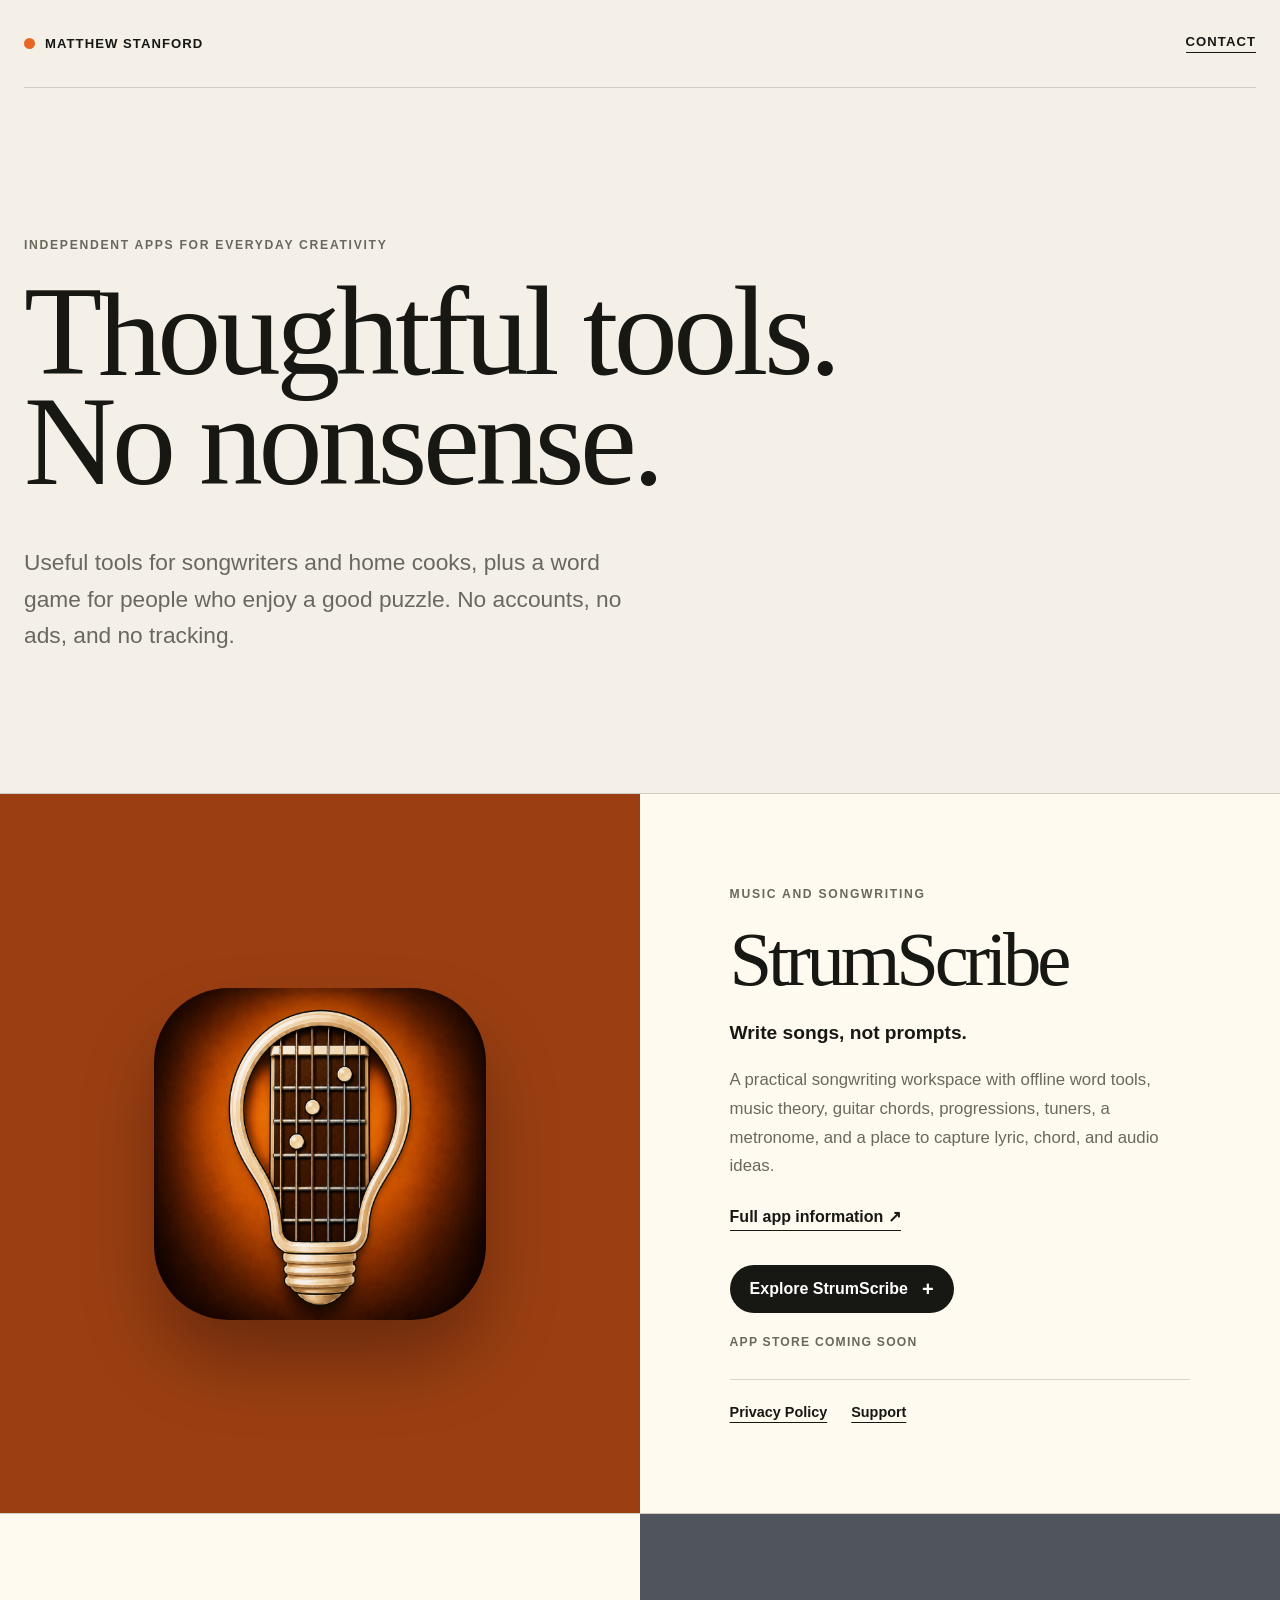
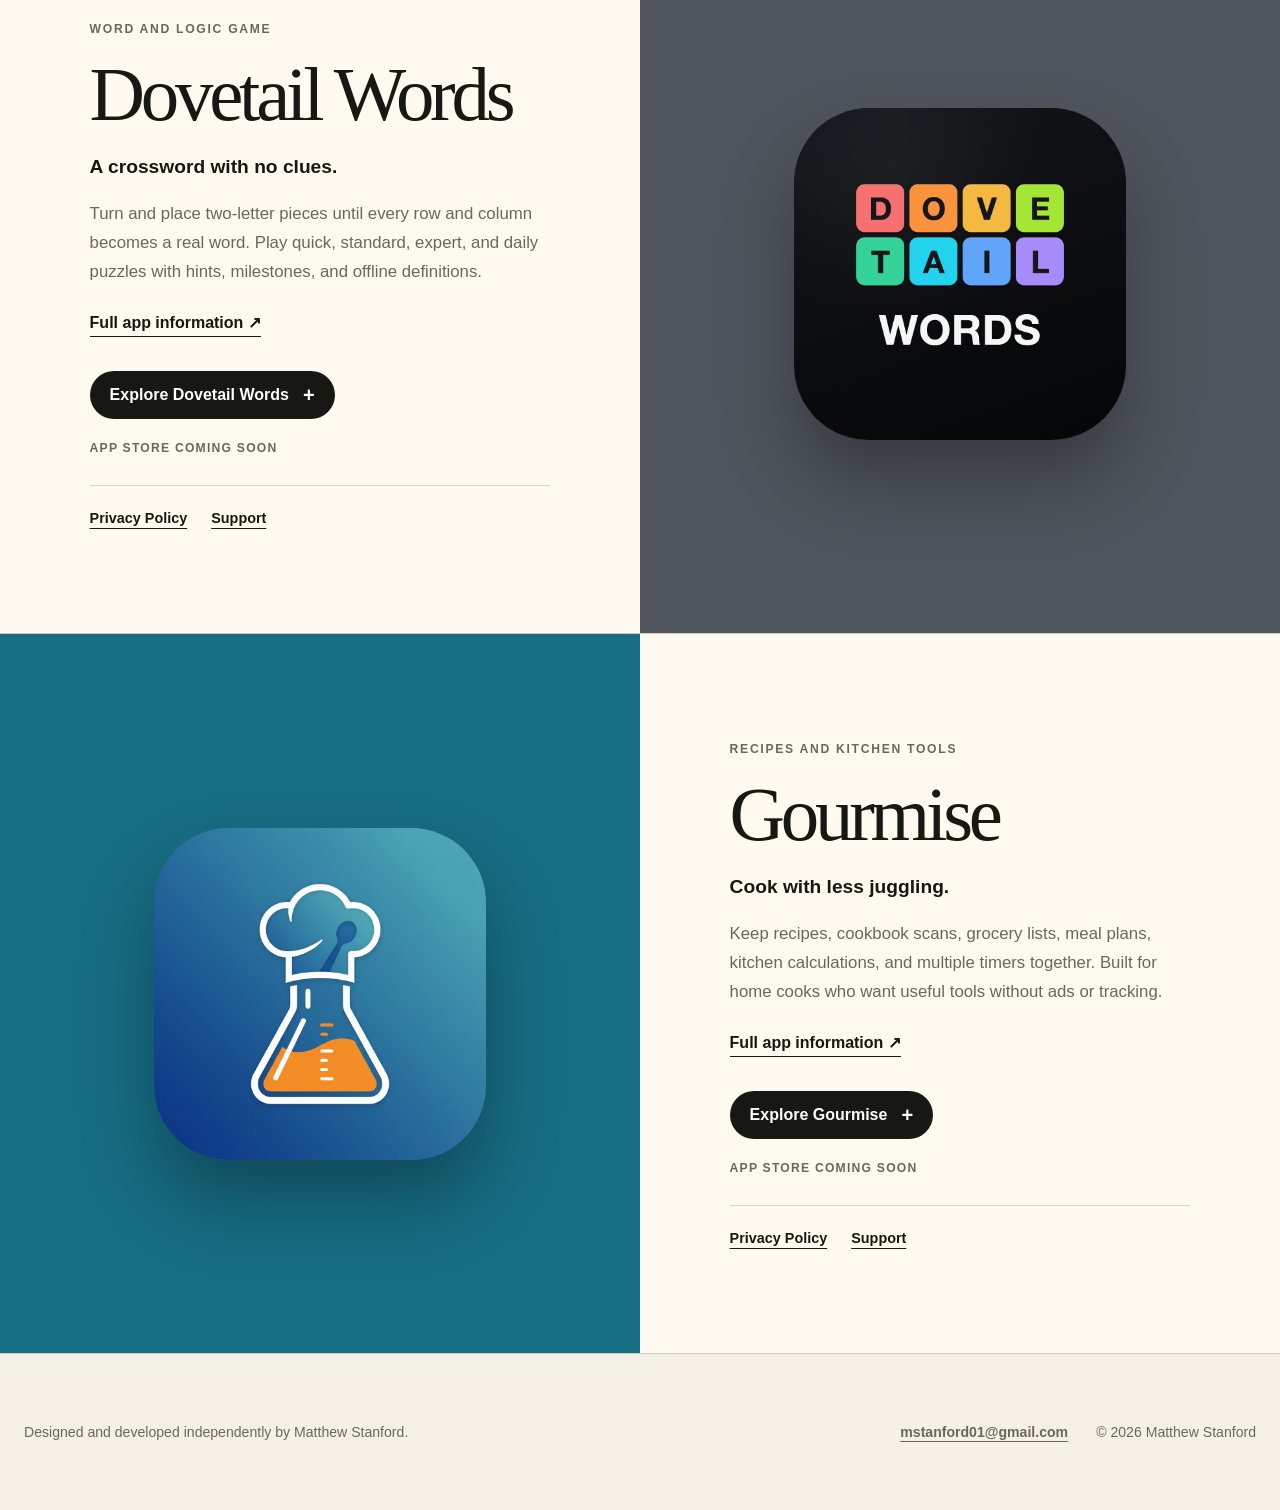
<file: index.html>
<!doctype html>
<html lang="en">
<head>
  <meta charset="utf-8">
  <meta name="viewport" content="width=device-width, initial-scale=1">
  <meta name="description" content="Independent apps for songwriting, word puzzles, and cooking. Explore StrumScribe, Dovetail Words, and Gourmise.">
  <meta name="theme-color" content="#f4f0e8">
  <title>Matthew Stanford | Independent Apps</title>
  <link rel="icon" href="favicon.png">
  <style>
    :root{--ink:#171713;--paper:#f4f0e8;--cream:#fffaf0;--line:rgba(23,23,19,.16);--muted:#69685e}
    *{box-sizing:border-box}html{scroll-behavior:smooth}body{margin:0;background:var(--paper);color:var(--ink);font-family:-apple-system,BlinkMacSystemFont,"Segoe UI",sans-serif;text-rendering:optimizeLegibility}a{color:inherit}main{min-height:100vh;overflow:hidden}
    .site-header{width:min(1280px,calc(100% - 48px));margin:0 auto;min-height:88px;display:flex;align-items:center;justify-content:space-between;border-bottom:1px solid var(--line)}
    .wordmark,.header-link{font-size:.82rem;font-weight:700;letter-spacing:.08em;text-transform:uppercase;text-decoration:none}.wordmark{display:inline-flex;align-items:center;gap:10px}.wordmark-dot{width:11px;height:11px;border-radius:50%;background:#e76825}.header-link{border-bottom:1px solid currentColor;padding-bottom:3px}
    .hero{width:min(1280px,calc(100% - 48px));margin:0 auto;padding:clamp(76px,12vw,150px) 0 clamp(82px,11vw,140px);position:relative}
    .kicker,.app-eyebrow{margin:0 0 24px;font-size:.76rem;font-weight:800;letter-spacing:.14em;text-transform:uppercase;color:var(--muted)}h1{margin:0;font-family:Georgia,"Times New Roman",serif;font-size:clamp(2.15rem,10vw,9.5rem);font-weight:500;letter-spacing:-.035em;line-height:.86;position:relative;z-index:1}.headline-line{display:block;white-space:nowrap}.headline-h{display:inline-block;transform:scaleY(.92);transform-origin:center bottom}.hero-copy{max-width:620px;margin:48px 0 0;font-size:clamp(1.1rem,2vw,1.42rem);line-height:1.6;color:var(--muted);position:relative;z-index:1}
    .apps{border-top:1px solid var(--line)}.app-card{min-height:720px;display:grid;grid-template-columns:minmax(300px,1fr) minmax(340px,1fr);border-bottom:1px solid var(--line)}.app-card:nth-child(even) .app-art{order:2}.app-art,.app-copy{padding:clamp(48px,7vw,108px)}.app-art{position:relative;display:grid;place-items:center;min-height:620px;overflow:hidden}.copper .app-art{background:#9b3f12}.tiles .app-art{background:#50555d}.aqua .app-art{background:#176d83}.app-icon{position:relative;z-index:1;display:block;width:min(72%,430px);height:auto;border-radius:22.5%;box-shadow:0 42px 72px rgba(0,0,0,.3)}
    .app-copy{background:var(--cream);display:flex;flex-direction:column;justify-content:center}.app-copy h2{margin:0;font-family:Georgia,"Times New Roman",serif;font-size:clamp(3.3rem,6vw,6.7rem);line-height:.92;letter-spacing:-.055em;font-weight:500}.tagline{margin:26px 0 0;font-size:1.2rem;font-weight:700}.description{max-width:600px;margin:22px 0 0;color:var(--muted);font-size:1.05rem;line-height:1.72}.product-page-link{display:inline-flex;align-items:center;gap:10px;width:max-content;margin-top:26px;padding-bottom:4px;border-bottom:1px solid currentColor;font-weight:750;text-decoration:none}.explore-panel{margin-top:34px}.explore-panel summary{list-style:none;width:max-content;cursor:pointer}.explore-panel summary::-webkit-details-marker{display:none}.primary-link{display:inline-flex;align-items:center;gap:14px;background:var(--ink);color:#fff;padding:15px 20px;text-decoration:none;font-weight:700;border-radius:999px;transition:transform .2s ease,background .2s ease}.primary-link:hover{background:#e76825;transform:translateY(-2px)}.primary-link:focus-visible,.product-page-link:focus-visible,.app-links a:focus-visible,.header-link:focus-visible{outline:3px solid #e76825;outline-offset:4px}.summary-mark{font-size:1.25rem;line-height:.8;transition:transform .2s ease}.explore-panel[open] .summary-mark{transform:rotate(45deg)}.gallery-heading{display:flex;align-items:center;justify-content:space-between;gap:20px;margin-top:30px}.gallery-heading p{margin:0;font-weight:800}.screenshot-gallery{display:grid;grid-auto-flow:column;grid-auto-columns:minmax(180px,42%);gap:16px;margin-top:18px;padding:4px 4px 18px;overflow-x:auto;overscroll-behavior-inline:contain;scroll-snap-type:inline mandatory}.screenshot-gallery img{width:100%;height:auto;border-radius:16px;box-shadow:0 8px 24px rgba(0,0,0,.16);scroll-snap-align:start}.store-soon{display:block;margin-top:22px;color:var(--muted);font-size:.76rem;font-weight:800;letter-spacing:.1em;text-transform:uppercase}.app-links{display:flex;gap:24px;margin-top:30px;padding-top:24px;border-top:1px solid var(--line)}.app-links a{font-size:.9rem;font-weight:700;text-underline-offset:5px}
    footer{width:min(1280px,calc(100% - 48px));margin:0 auto;padding:70px 0;display:grid;grid-template-columns:1fr auto auto;gap:28px;align-items:center;color:var(--muted);font-size:.88rem}footer p{margin:0}footer a{font-weight:700;text-underline-offset:4px}.copyright{white-space:nowrap}
    @media(max-width:840px){.site-header,.hero,footer{width:min(100% - 32px,1280px)}.site-header{min-height:72px}.hero{padding-top:72px}.app-card{display:flex;flex-direction:column;min-height:0}.app-card:nth-child(even) .app-art{order:0}.app-art{min-height:420px;padding:54px 28px}.app-icon{width:min(65vw,330px)}.app-copy{padding:58px 24px 64px}.gallery-heading{align-items:flex-start;flex-direction:column;gap:8px}.screenshot-gallery{grid-auto-columns:minmax(220px,76%)}footer{grid-template-columns:1fr;align-items:start}}
    @media(prefers-reduced-motion:reduce){html{scroll-behavior:auto}.primary-link{transition:none}}
  </style>
</head>
<body>
<main>
  <header class="site-header">
    <a class="wordmark" href="#top" aria-label="Matthew Stanford apps home"><span class="wordmark-dot" aria-hidden="true"></span>Matthew Stanford</a>
    <a class="header-link" href="mailto:mstanford01@gmail.com">Contact</a>
  </header>

  <section class="hero" id="top">
    <p class="kicker">Independent apps for everyday creativity</p>
    <h1><span class="headline-line">T<span class="headline-h">h</span>oughtful tools.</span><span class="headline-line">No nonsense.</span></h1>
    <p class="hero-copy">Useful tools for songwriters and home cooks, plus a word game for people who enjoy a good puzzle. No accounts, no ads, and no tracking.</p>
  </section>

  <section class="apps" aria-label="Apps">
    <article class="app-card copper">
      <div class="app-art"><img class="app-icon" src="app-icons/strumscribe.png" alt="StrumScribe app icon" width="1024" height="1024"></div>
      <div class="app-copy">
        <p class="app-eyebrow">Music and songwriting</p><h2>StrumScribe</h2><p class="tagline">Write songs, not prompts.</p>
        <p class="description">A practical songwriting workspace with offline word tools, music theory, guitar chords, progressions, tuners, a metronome, and a place to capture lyric, chord, and audio ideas.</p>
        <a class="product-page-link" href="https://mstanford01.github.io/strumscribe/">Full app information ↗</a>
        <details class="explore-panel"><summary class="primary-link">Explore StrumScribe <span class="summary-mark" aria-hidden="true">+</span></summary><div class="gallery-heading"><p>Inside StrumScribe</p></div><div class="screenshot-gallery"><img src="screenshots/strumscribe/01-find-the-word.jpg" alt="StrumScribe word tools on iPhone" loading="lazy"><img src="screenshots/strumscribe/02-progressions-by-mood.jpg" alt="StrumScribe chord progressions on iPhone" loading="lazy"><img src="screenshots/strumscribe/03-save-song-ideas.jpg" alt="StrumScribe song ideas on iPhone" loading="lazy"><img src="screenshots/strumscribe/04-tune-with-precision.jpg" alt="StrumScribe tuner on iPhone" loading="lazy"><img src="screenshots/strumscribe/05-practical-chords.jpg" alt="StrumScribe guitar chords on iPhone" loading="lazy"><img src="screenshots/strumscribe/06-circle-of-fifths.jpg" alt="StrumScribe circle of fifths on iPhone" loading="lazy"><img src="screenshots/strumscribe/07-explore-scales.jpg" alt="StrumScribe scale explorer on iPhone" loading="lazy"><img src="screenshots/strumscribe/08-practice-tools.jpg" alt="StrumScribe practice tools on iPhone" loading="lazy"><img src="screenshots/strumscribe/09-chords-for-every-tuning.jpg" alt="StrumScribe alternate tuning chords on iPhone" loading="lazy"><img src="screenshots/strumscribe/10-name-any-chord.jpg" alt="StrumScribe chord finder on iPhone" loading="lazy"></div></details>
        <span class="store-soon">App Store coming soon</span>
        <nav class="app-links" aria-label="StrumScribe information"><a href="https://mstanford01.github.io/StrumScribe/privacy/">Privacy Policy</a><a href="https://mstanford01.github.io/StrumScribe/support/">Support</a></nav>
      </div>
    </article>

    <article class="app-card tiles">
      <div class="app-art"><img class="app-icon" src="app-icons/dovetail-words.png" alt="Dovetail Words app icon" width="1024" height="1024"></div>
      <div class="app-copy">
        <p class="app-eyebrow">Word and logic game</p><h2>Dovetail Words</h2><p class="tagline">A crossword with no clues.</p>
        <p class="description">Turn and place two-letter pieces until every row and column becomes a real word. Play quick, standard, expert, and daily puzzles with hints, milestones, and offline definitions.</p>
        <a class="product-page-link" href="https://mstanford01.github.io/dovetail-words/">Full app information ↗</a>
        <details class="explore-panel"><summary class="primary-link">Explore Dovetail Words <span class="summary-mark" aria-hidden="true">+</span></summary><div class="gallery-heading"><p>Inside Dovetail Words</p></div><div class="screenshot-gallery"><img src="screenshots/dovetail-words/01-home.jpg" alt="Dovetail Words home screen on iPhone" loading="lazy"><img src="screenshots/dovetail-words/02-puzzle.jpg" alt="Dovetail Words puzzle on iPhone" loading="lazy"><img src="screenshots/dovetail-words/03-win.jpg" alt="Dovetail Words win screen on iPhone" loading="lazy"><img src="screenshots/dovetail-words/04-daily.jpg" alt="Dovetail Words daily puzzle on iPhone" loading="lazy"><img src="screenshots/dovetail-words/05-stats.jpg" alt="Dovetail Words statistics on iPhone" loading="lazy"><img src="screenshots/dovetail-words/06-collection.jpg" alt="Dovetail Words collection on iPhone" loading="lazy"><img src="screenshots/dovetail-words/07-history.jpg" alt="Dovetail Words game history on iPhone" loading="lazy"><img src="screenshots/dovetail-words/08-tutorial.jpg" alt="Dovetail Words tutorial on iPhone" loading="lazy"><img src="screenshots/dovetail-words/09-definition.jpg" alt="Dovetail Words definition on iPhone" loading="lazy"><img src="screenshots/dovetail-words/10-settings.jpg" alt="Dovetail Words settings on iPhone" loading="lazy"></div></details>
        <span class="store-soon">App Store coming soon</span>
        <nav class="app-links" aria-label="Dovetail Words information"><a href="https://mstanford01.github.io/DovetailWords/dovetail-words/privacy/">Privacy Policy</a><a href="https://mstanford01.github.io/DovetailWords/dovetail-words/support/">Support</a></nav>
      </div>
    </article>

    <article class="app-card aqua">
      <div class="app-art"><img class="app-icon" src="app-icons/gourmise.png" alt="Gourmise app icon" width="1024" height="1024"></div>
      <div class="app-copy">
        <p class="app-eyebrow">Recipes and kitchen tools</p><h2>Gourmise</h2><p class="tagline">Cook with less juggling.</p>
        <p class="description">Keep recipes, cookbook scans, grocery lists, meal plans, kitchen calculations, and multiple timers together. Built for home cooks who want useful tools without ads or tracking.</p>
        <a class="product-page-link" href="https://mstanford01.github.io/gourmise/">Full app information ↗</a>
        <details class="explore-panel"><summary class="primary-link">Explore Gourmise <span class="summary-mark" aria-hidden="true">+</span></summary><div class="gallery-heading"><p>Inside Gourmise</p></div><div class="screenshot-gallery"><img src="screenshots/gourmise/01-recipes.jpg" alt="Gourmise recipe library on iPhone" loading="lazy"><img src="screenshots/gourmise/02-recipe-scanner.jpg" alt="Gourmise recipe scanner on iPhone" loading="lazy"><img src="screenshots/gourmise/03-meal-planner.jpg" alt="Gourmise meal planner on iPhone" loading="lazy"><img src="screenshots/gourmise/04-timers.jpg" alt="Gourmise kitchen timers on iPhone" loading="lazy"><img src="screenshots/gourmise/05-recipe-detail.jpg" alt="Gourmise recipe detail on iPhone" loading="lazy"><img src="screenshots/gourmise/06-recipe-scaling.jpg" alt="Gourmise recipe scaling on iPhone" loading="lazy"><img src="screenshots/gourmise/07-calculators.jpg" alt="Gourmise kitchen calculators on iPhone" loading="lazy"><img src="screenshots/gourmise/08-reference.jpg" alt="Gourmise cooking reference on iPhone" loading="lazy"><img src="screenshots/gourmise/09-package-scanner.jpg" alt="Gourmise package scanner on iPhone" loading="lazy"><img src="screenshots/gourmise/10-grocery-list.jpg" alt="Gourmise grocery list on iPhone" loading="lazy"></div></details>
        <span class="store-soon">App Store coming soon</span>
        <nav class="app-links" aria-label="Gourmise information"><a href="https://mstanford01.github.io/Gourmise/privacy/">Privacy Policy</a><a href="https://mstanford01.github.io/Gourmise/support/">Support</a></nav>
      </div>
    </article>
  </section>

  <footer><p>Designed and developed independently by Matthew Stanford.</p><a href="mailto:mstanford01@gmail.com">mstanford01@gmail.com</a><p class="copyright">© 2026 Matthew Stanford</p></footer>
</main>
</body>
</html>
</file>
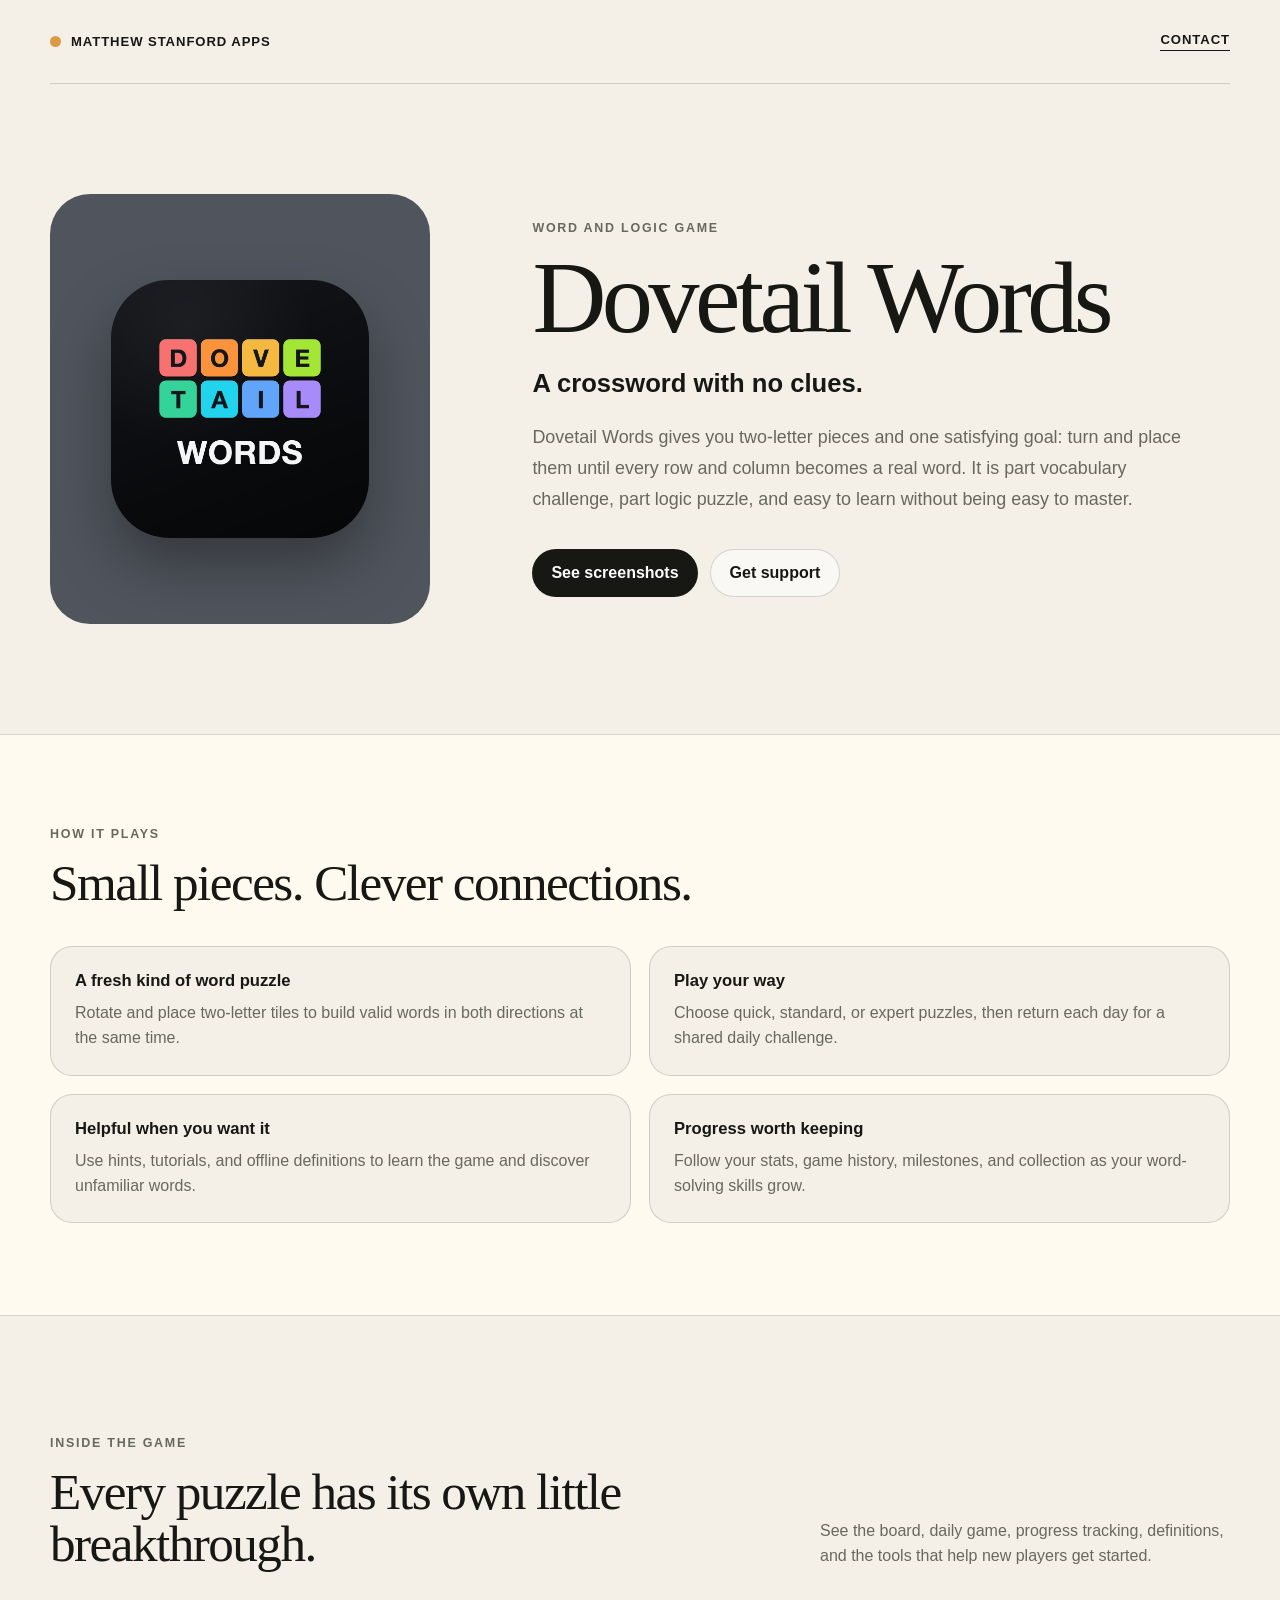
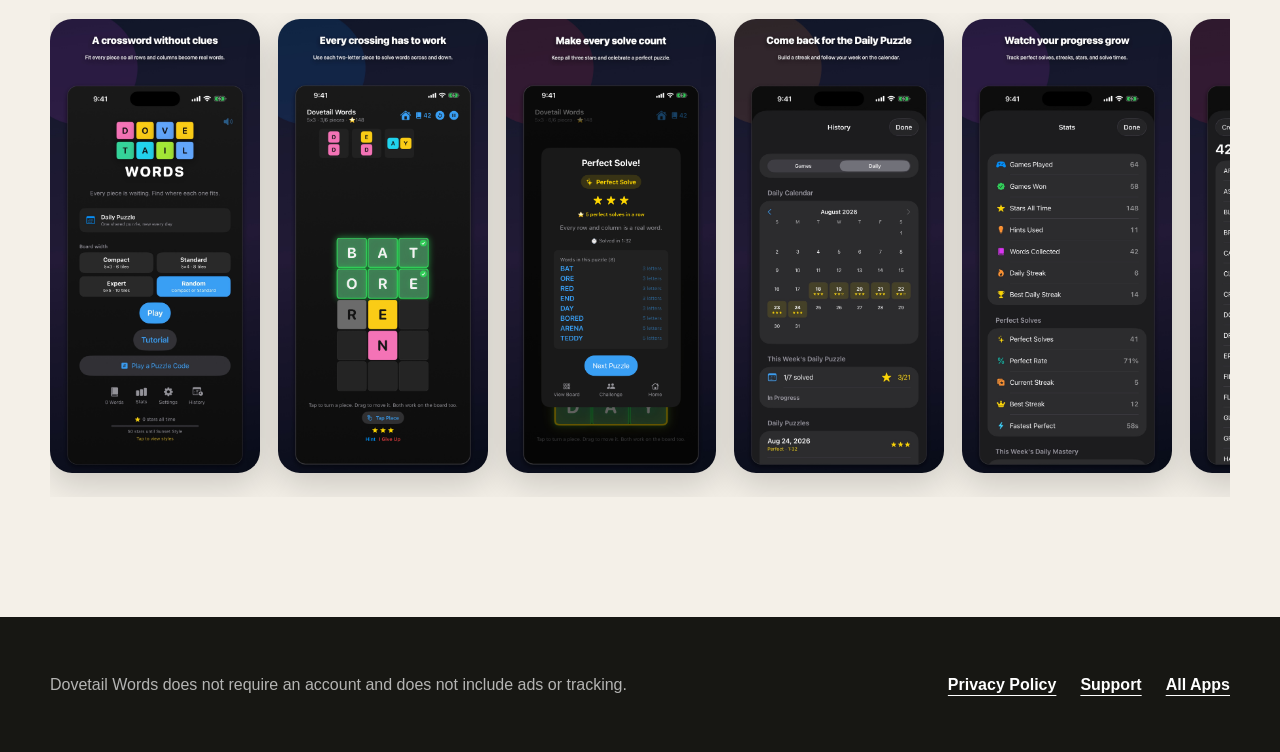
<file: dovetail-words/index.html>
<!doctype html><html lang="en"><head><meta charset="utf-8"><meta name="viewport" content="width=device-width,initial-scale=1"><meta name="description" content="Dovetail Words is a clue-free word and logic game built around two-letter pieces."><meta name="theme-color" content="#f4f0e8"><title>Dovetail Words | A crossword with no clues</title><link rel="icon" href="../app-icons/dovetail-words.png"><link rel="stylesheet" href="../product.css"><style>:root{--accent:#db9b45;--accent-dark:#50555d}</style></head><body>
<header class="site-header"><a class="home-link" href="../"><span class="home-dot"></span>Matthew Stanford Apps</a><a class="contact-link" href="mailto:mstanford01@gmail.com">Contact</a></header>
<main><section class="hero"><div class="icon-stage"><img class="app-icon" src="../app-icons/dovetail-words.png" alt="Dovetail Words app icon" width="1024" height="1024"></div><div><p class="eyebrow">Word and logic game</p><h1>Dovetail Words</h1><p class="tagline">A crossword with no clues.</p><p class="description">Dovetail Words gives you two-letter pieces and one satisfying goal: turn and place them until every row and column becomes a real word. It is part vocabulary challenge, part logic puzzle, and easy to learn without being easy to master.</p><div class="actions"><a class="button primary" href="#screenshots">See screenshots</a><a class="button secondary" href="https://mstanford01.github.io/DovetailWords/dovetail-words/support/">Get support</a></div></div></section>
<section class="feature-band"><div class="features"><div><p class="section-label">How it plays</p><h2>Small pieces. Clever connections.</h2></div><div class="feature-grid"><article class="feature"><h3>A fresh kind of word puzzle</h3><p>Rotate and place two-letter tiles to build valid words in both directions at the same time.</p></article><article class="feature"><h3>Play your way</h3><p>Choose quick, standard, or expert puzzles, then return each day for a shared daily challenge.</p></article><article class="feature"><h3>Helpful when you want it</h3><p>Use hints, tutorials, and offline definitions to learn the game and discover unfamiliar words.</p></article><article class="feature"><h3>Progress worth keeping</h3><p>Follow your stats, game history, milestones, and collection as your word-solving skills grow.</p></article></div></div></section>
<section class="screenshots" id="screenshots"><div class="screenshot-intro"><div><p class="section-label">Inside the game</p><h2>Every puzzle has its own little breakthrough.</h2></div><p>See the board, daily game, progress tracking, definitions, and the tools that help new players get started.</p></div><div class="gallery"><img src="../screenshots/dovetail-words/01-home.jpg" alt="Dovetail Words home screen"><img src="../screenshots/dovetail-words/02-puzzle.jpg" alt="Dovetail Words puzzle"><img src="../screenshots/dovetail-words/03-win.jpg" alt="Completed puzzle"><img src="../screenshots/dovetail-words/04-daily.jpg" alt="Daily puzzle"><img src="../screenshots/dovetail-words/05-stats.jpg" alt="Player statistics"><img src="../screenshots/dovetail-words/06-collection.jpg" alt="Player collection"><img src="../screenshots/dovetail-words/07-history.jpg" alt="Game history"><img src="../screenshots/dovetail-words/08-tutorial.jpg" alt="Game tutorial"><img src="../screenshots/dovetail-words/09-definition.jpg" alt="Offline word definition"><img src="../screenshots/dovetail-words/10-settings.jpg" alt="Game settings"></div></section></main>
<footer class="info-footer"><div class="footer-inner"><p>Dovetail Words does not require an account and does not include ads or tracking.</p><nav class="footer-links" aria-label="Dovetail Words information"><a href="https://mstanford01.github.io/DovetailWords/dovetail-words/privacy/">Privacy Policy</a><a href="https://mstanford01.github.io/DovetailWords/dovetail-words/support/">Support</a><a href="../">All Apps</a></nav></div></footer></body></html>
</file>
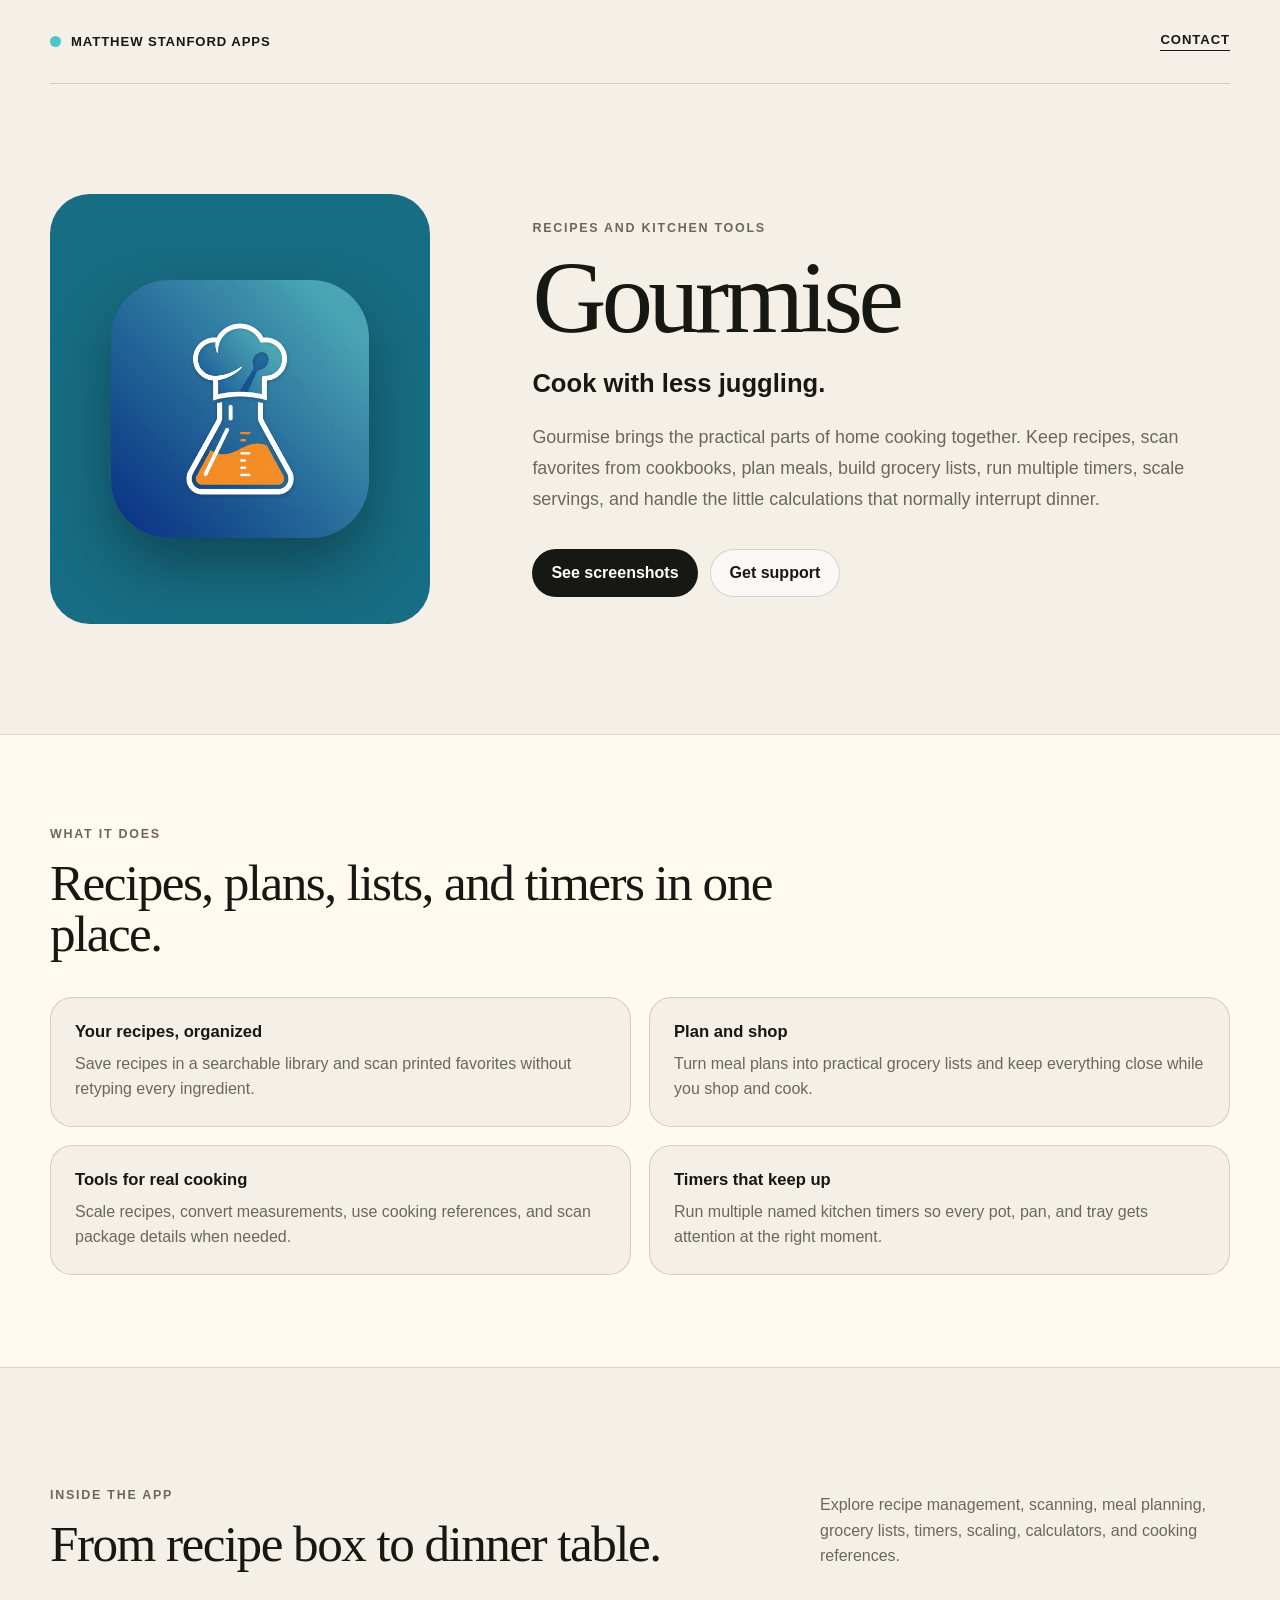
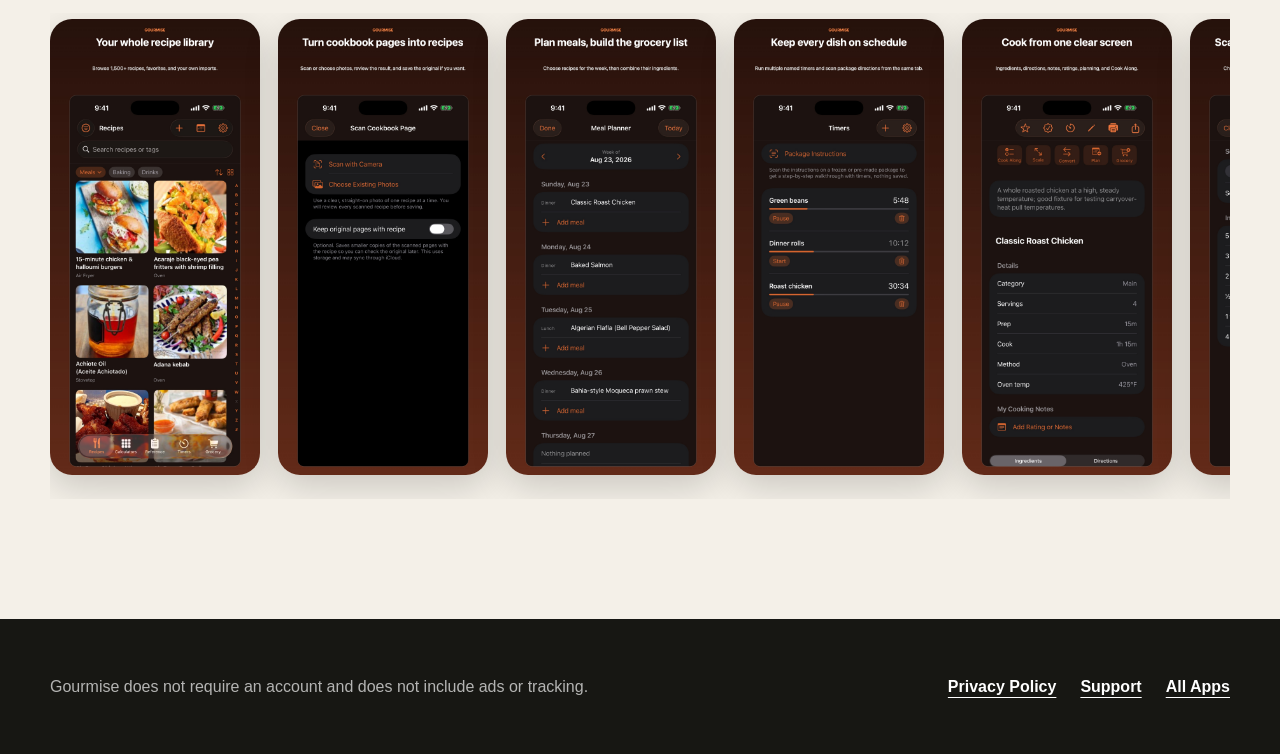
<file: gourmise/index.html>
<!doctype html><html lang="en"><head><meta charset="utf-8"><meta name="viewport" content="width=device-width,initial-scale=1"><meta name="description" content="Gourmise brings recipes, grocery lists, meal planning, timers, and practical kitchen tools together."><meta name="theme-color" content="#f4f0e8"><title>Gourmise | Cook with less juggling</title><link rel="icon" href="../app-icons/gourmise.png"><link rel="stylesheet" href="../product.css"><style>:root{--accent:#4bc7c9;--accent-dark:#176d83}</style></head><body>
<header class="site-header"><a class="home-link" href="../"><span class="home-dot"></span>Matthew Stanford Apps</a><a class="contact-link" href="mailto:mstanford01@gmail.com">Contact</a></header>
<main><section class="hero"><div class="icon-stage"><img class="app-icon" src="../app-icons/gourmise.png" alt="Gourmise app icon" width="1024" height="1024"></div><div><p class="eyebrow">Recipes and kitchen tools</p><h1>Gourmise</h1><p class="tagline">Cook with less juggling.</p><p class="description">Gourmise brings the practical parts of home cooking together. Keep recipes, scan favorites from cookbooks, plan meals, build grocery lists, run multiple timers, scale servings, and handle the little calculations that normally interrupt dinner.</p><div class="actions"><a class="button primary" href="#screenshots">See screenshots</a><a class="button secondary" href="https://mstanford01.github.io/Gourmise/support/">Get support</a></div></div></section>
<section class="feature-band"><div class="features"><div><p class="section-label">What it does</p><h2>Recipes, plans, lists, and timers in one place.</h2></div><div class="feature-grid"><article class="feature"><h3>Your recipes, organized</h3><p>Save recipes in a searchable library and scan printed favorites without retyping every ingredient.</p></article><article class="feature"><h3>Plan and shop</h3><p>Turn meal plans into practical grocery lists and keep everything close while you shop and cook.</p></article><article class="feature"><h3>Tools for real cooking</h3><p>Scale recipes, convert measurements, use cooking references, and scan package details when needed.</p></article><article class="feature"><h3>Timers that keep up</h3><p>Run multiple named kitchen timers so every pot, pan, and tray gets attention at the right moment.</p></article></div></div></section>
<section class="screenshots" id="screenshots"><div class="screenshot-intro"><div><p class="section-label">Inside the app</p><h2>From recipe box to dinner table.</h2></div><p>Explore recipe management, scanning, meal planning, grocery lists, timers, scaling, calculators, and cooking references.</p></div><div class="gallery"><img src="../screenshots/gourmise/01-recipes.jpg" alt="Recipe library"><img src="../screenshots/gourmise/02-recipe-scanner.jpg" alt="Recipe scanner"><img src="../screenshots/gourmise/03-meal-planner.jpg" alt="Meal planner"><img src="../screenshots/gourmise/04-timers.jpg" alt="Kitchen timers"><img src="../screenshots/gourmise/05-recipe-detail.jpg" alt="Recipe detail"><img src="../screenshots/gourmise/06-recipe-scaling.jpg" alt="Recipe scaling"><img src="../screenshots/gourmise/07-calculators.jpg" alt="Kitchen calculators"><img src="../screenshots/gourmise/08-reference.jpg" alt="Cooking reference"><img src="../screenshots/gourmise/09-package-scanner.jpg" alt="Package scanner"><img src="../screenshots/gourmise/10-grocery-list.jpg" alt="Grocery list"></div></section></main>
<footer class="info-footer"><div class="footer-inner"><p>Gourmise does not require an account and does not include ads or tracking.</p><nav class="footer-links" aria-label="Gourmise information"><a href="https://mstanford01.github.io/Gourmise/privacy/">Privacy Policy</a><a href="https://mstanford01.github.io/Gourmise/support/">Support</a><a href="../">All Apps</a></nav></div></footer></body></html>
</file>
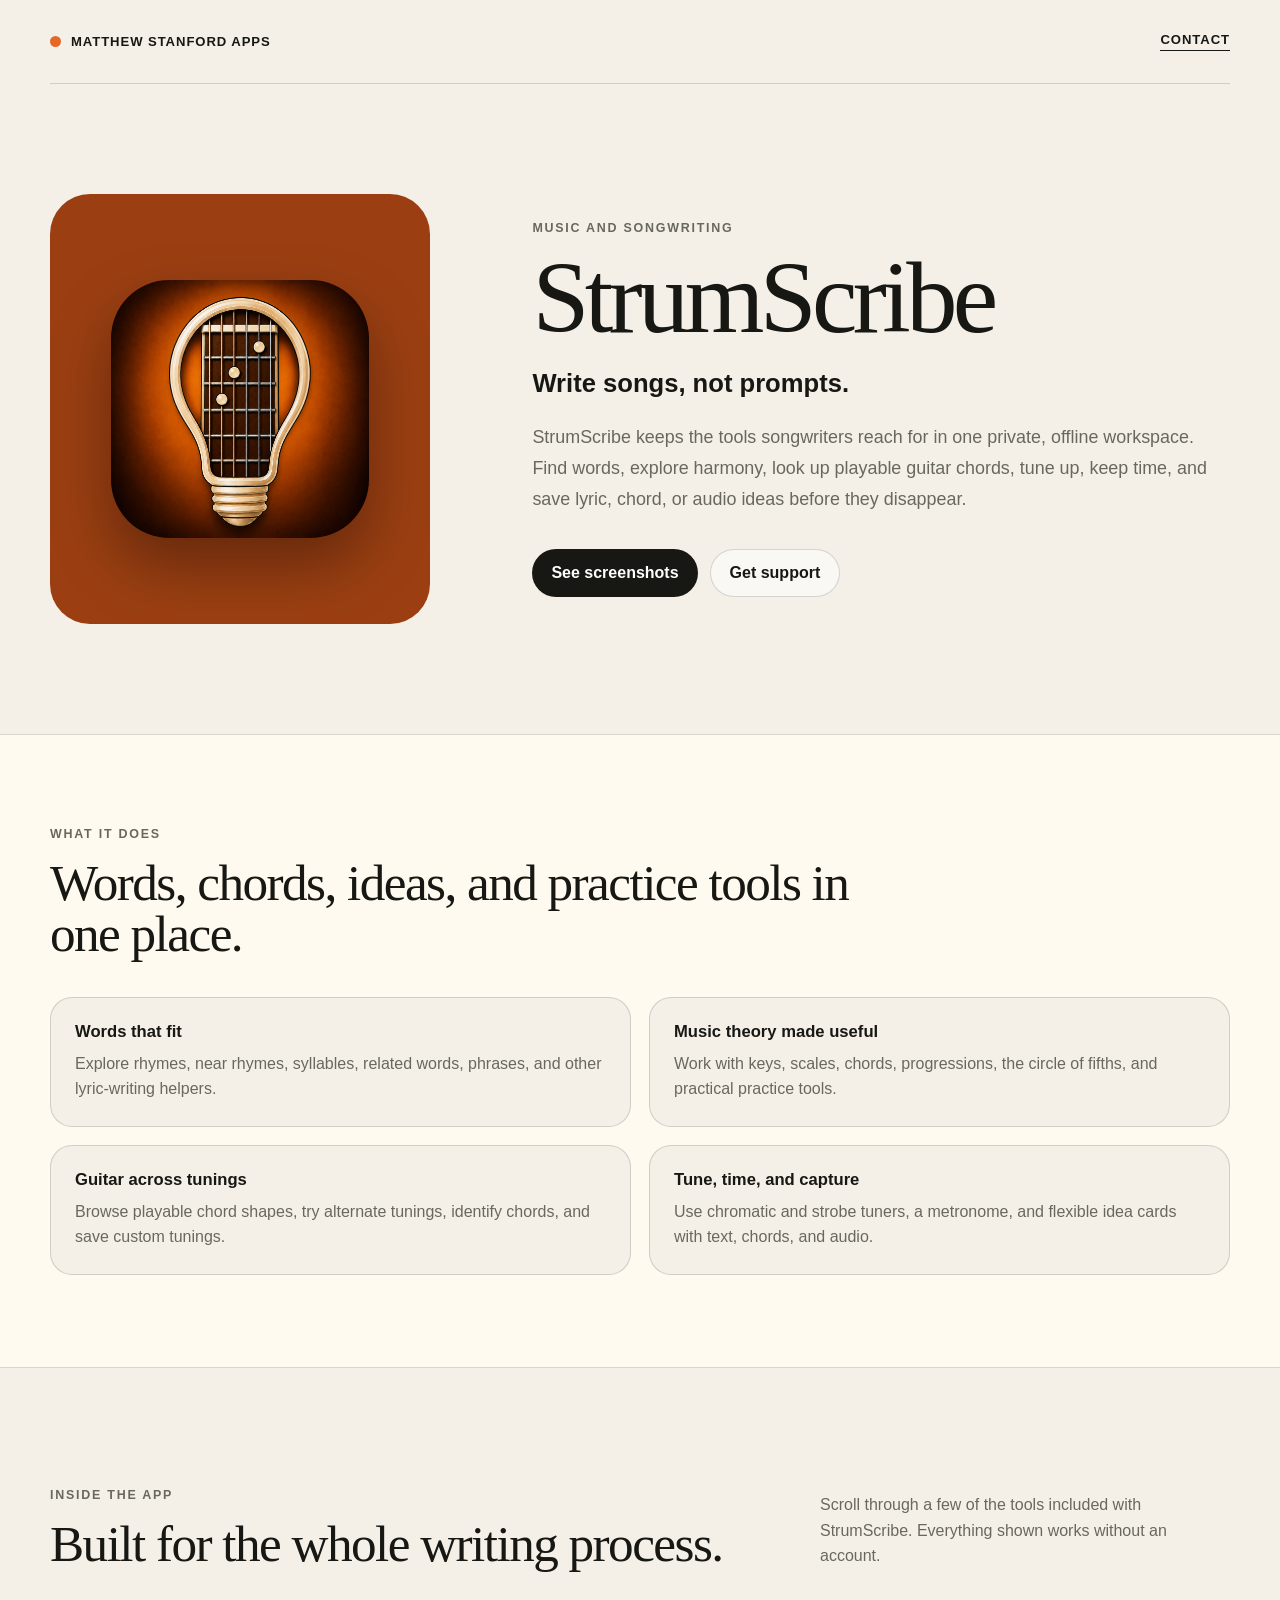
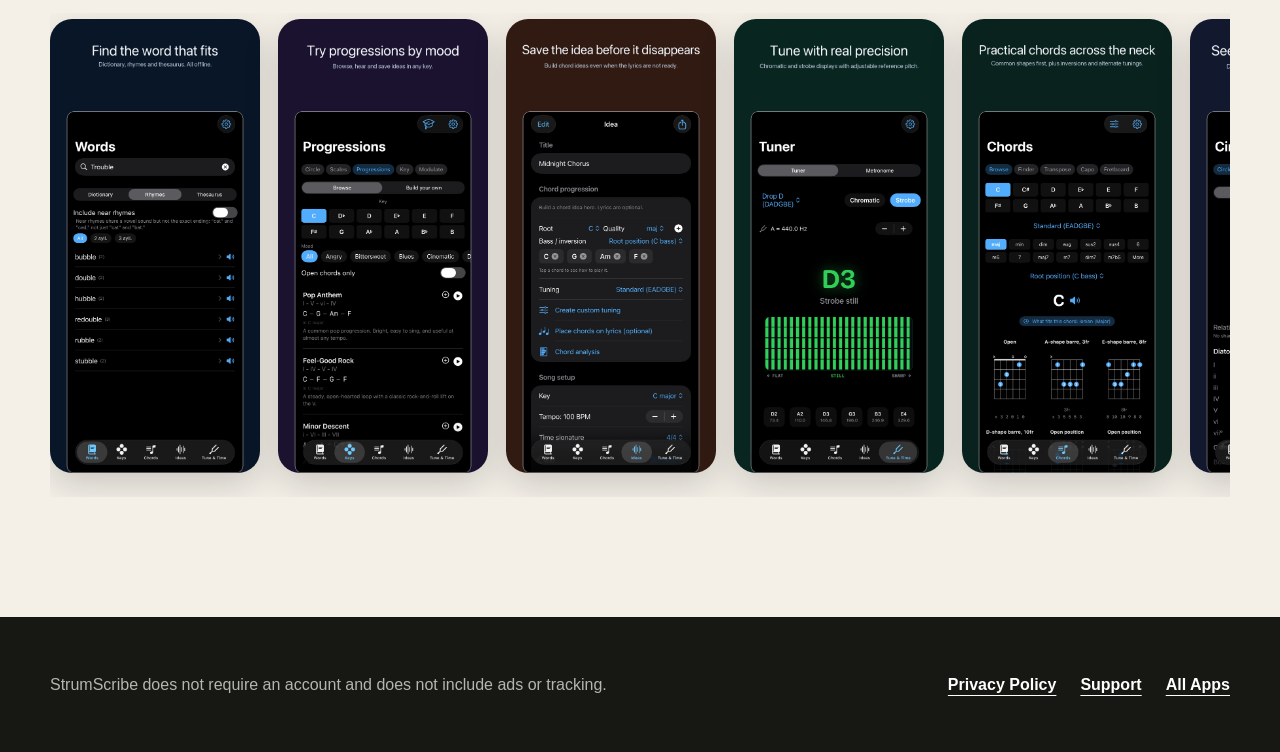
<file: strumscribe/index.html>
<!doctype html><html lang="en"><head><meta charset="utf-8"><meta name="viewport" content="width=device-width,initial-scale=1"><meta name="description" content="StrumScribe is an offline songwriting workspace with word tools, music theory, guitar chords, tuners, and idea capture."><meta name="theme-color" content="#f4f0e8"><title>StrumScribe | Songwriting tools that stay out of your way</title><link rel="icon" href="../app-icons/strumscribe.png"><link rel="stylesheet" href="../product.css"><style>:root{--accent:#e76825;--accent-dark:#9b3f12}</style></head><body>
<header class="site-header"><a class="home-link" href="../"><span class="home-dot"></span>Matthew Stanford Apps</a><a class="contact-link" href="mailto:mstanford01@gmail.com">Contact</a></header>
<main><section class="hero"><div class="icon-stage"><img class="app-icon" src="../app-icons/strumscribe.png" alt="StrumScribe app icon" width="1024" height="1024"></div><div><p class="eyebrow">Music and songwriting</p><h1>StrumScribe</h1><p class="tagline">Write songs, not prompts.</p><p class="description">StrumScribe keeps the tools songwriters reach for in one private, offline workspace. Find words, explore harmony, look up playable guitar chords, tune up, keep time, and save lyric, chord, or audio ideas before they disappear.</p><div class="actions"><a class="button primary" href="#screenshots">See screenshots</a><a class="button secondary" href="https://mstanford01.github.io/StrumScribe/support/">Get support</a></div></div></section>
<section class="feature-band"><div class="features"><div><p class="section-label">What it does</p><h2>Words, chords, ideas, and practice tools in one place.</h2></div><div class="feature-grid"><article class="feature"><h3>Words that fit</h3><p>Explore rhymes, near rhymes, syllables, related words, phrases, and other lyric-writing helpers.</p></article><article class="feature"><h3>Music theory made useful</h3><p>Work with keys, scales, chords, progressions, the circle of fifths, and practical practice tools.</p></article><article class="feature"><h3>Guitar across tunings</h3><p>Browse playable chord shapes, try alternate tunings, identify chords, and save custom tunings.</p></article><article class="feature"><h3>Tune, time, and capture</h3><p>Use chromatic and strobe tuners, a metronome, and flexible idea cards with text, chords, and audio.</p></article></div></div></section>
<section class="screenshots" id="screenshots"><div class="screenshot-intro"><div><p class="section-label">Inside the app</p><h2>Built for the whole writing process.</h2></div><p>Scroll through a few of the tools included with StrumScribe. Everything shown works without an account.</p></div><div class="gallery"><img src="../screenshots/strumscribe/01-find-the-word.jpg" alt="Word tools"><img src="../screenshots/strumscribe/02-progressions-by-mood.jpg" alt="Progressions by mood"><img src="../screenshots/strumscribe/03-save-song-ideas.jpg" alt="Song idea capture"><img src="../screenshots/strumscribe/04-tune-with-precision.jpg" alt="Precision tuner"><img src="../screenshots/strumscribe/05-practical-chords.jpg" alt="Practical guitar chords"><img src="../screenshots/strumscribe/06-circle-of-fifths.jpg" alt="Circle of fifths"><img src="../screenshots/strumscribe/07-explore-scales.jpg" alt="Scale explorer"><img src="../screenshots/strumscribe/08-practice-tools.jpg" alt="Practice tools"><img src="../screenshots/strumscribe/09-chords-for-every-tuning.jpg" alt="Chords for alternate tunings"><img src="../screenshots/strumscribe/10-name-any-chord.jpg" alt="Chord finder"></div></section></main>
<footer class="info-footer"><div class="footer-inner"><p>StrumScribe does not require an account and does not include ads or tracking.</p><nav class="footer-links" aria-label="StrumScribe information"><a href="https://mstanford01.github.io/StrumScribe/privacy/">Privacy Policy</a><a href="https://mstanford01.github.io/StrumScribe/support/">Support</a><a href="../">All Apps</a></nav></div></footer></body></html>
</file>
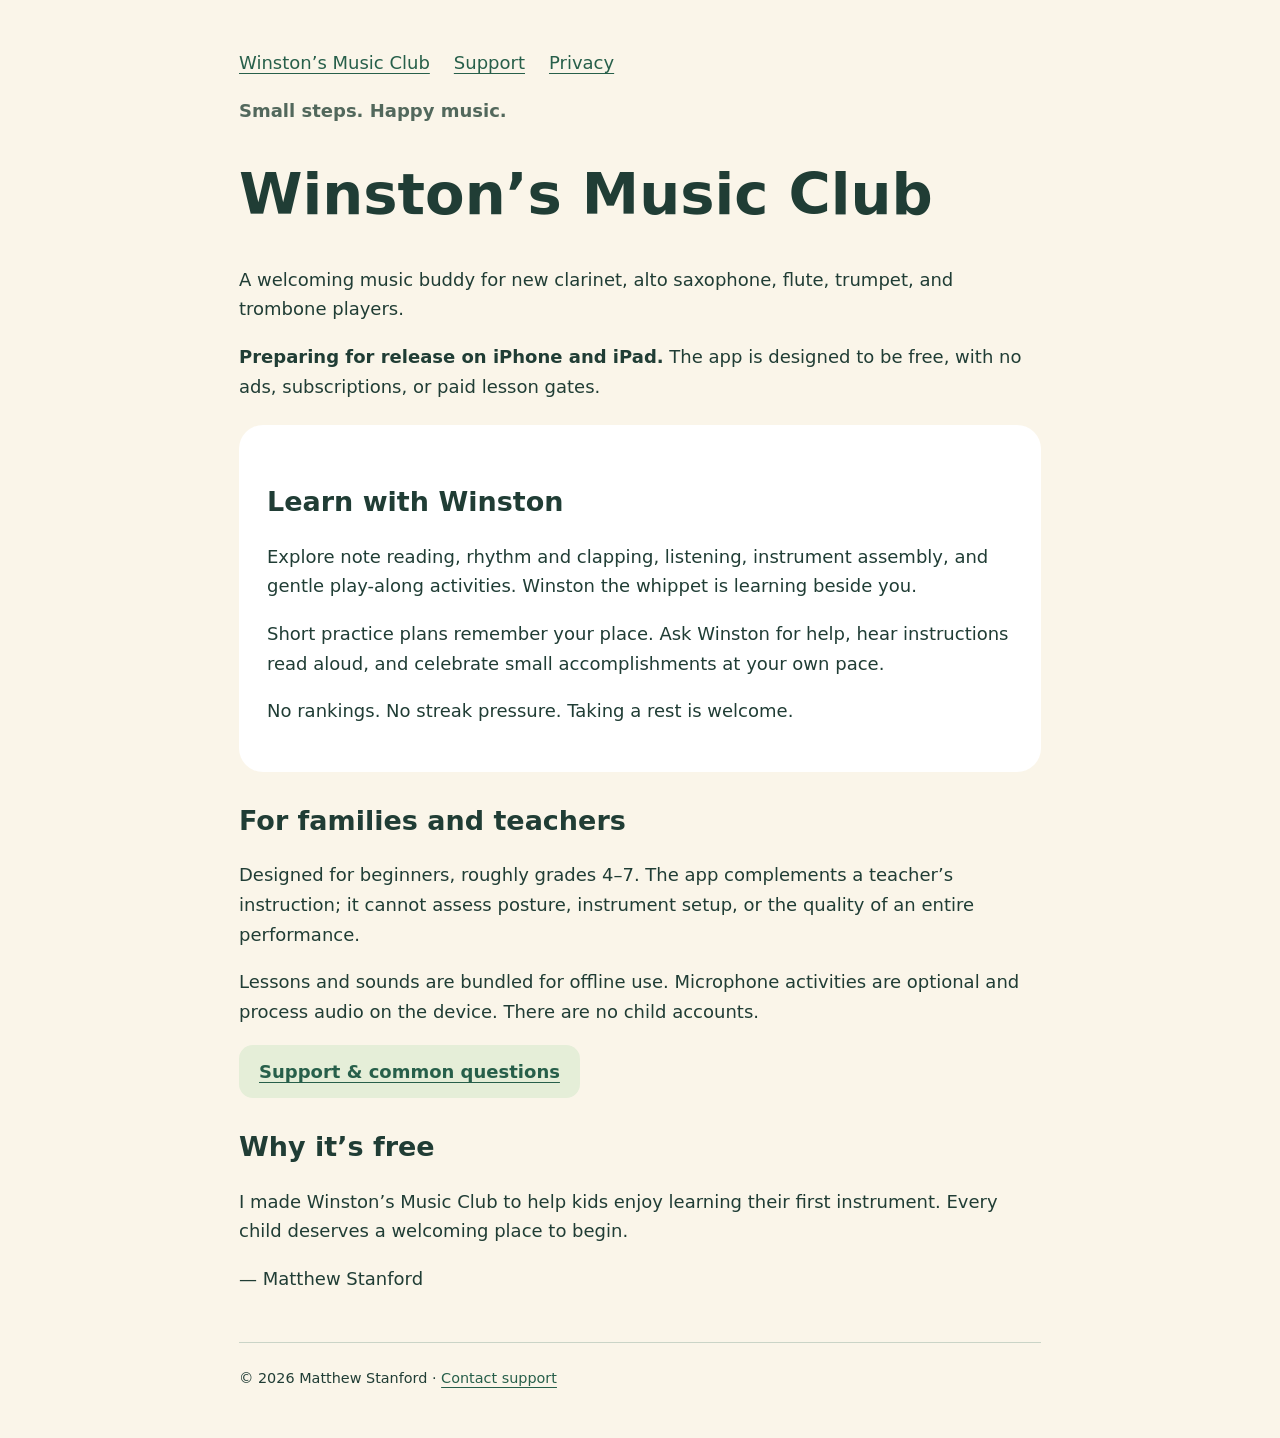
<file: winstons-music-club/index.html>
<!doctype html><html lang="en"><head><meta charset="utf-8"><meta name="viewport" content="width=device-width,initial-scale=1"><meta name="description" content="Winston’s Music Club: free, welcoming beginner instrument learning."><title>Beginner music learning | Winston’s Music Club</title><style>*{box-sizing:border-box}body{margin:0;background:#faf5e9;color:#203d35;font:18px/1.65 system-ui,sans-serif}main{max-width:850px;margin:auto;padding:48px 24px}nav{display:flex;gap:24px;flex-wrap:wrap}a{color:#275f4a;text-underline-offset:4px}h1{font-size:clamp(2.2rem,6vw,3.6rem);line-height:1.08}h2{margin-top:2rem;line-height:1.25}.card{padding:28px;border-radius:24px;background:white;margin:24px 0}.tag{font-weight:700;color:#52685c}footer{margin-top:48px;border-top:1px solid #cad4c7;padding-top:24px;font-size:.9rem}a:focus-visible{outline:3px solid #b16a13;outline-offset:5px}.button{display:inline-block;padding:12px 20px;border-radius:14px;background:#e5eed8;font-weight:700}</style></head><body><main><nav aria-label="Site navigation"><a href="index.html">Winston’s Music Club</a><a href="support/">Support</a><a href="privacy/">Privacy</a></nav><p class="tag">Small steps. Happy music.</p><h1>Winston’s Music Club</h1><p>A welcoming music buddy for new clarinet, alto saxophone, flute, trumpet, and trombone players.</p><p><strong>Preparing for release on iPhone and iPad.</strong> The app is designed to be free, with no ads, subscriptions, or paid lesson gates.</p><div class="card"><h2>Learn with Winston</h2><p>Explore note reading, rhythm and clapping, listening, instrument assembly, and gentle play-along activities. Winston the whippet is learning beside you.</p><p>Short practice plans remember your place. Ask Winston for help, hear instructions read aloud, and celebrate small accomplishments at your own pace.</p><p>No rankings. No streak pressure. Taking a rest is welcome.</p></div><h2>For families and teachers</h2><p>Designed for beginners, roughly grades 4–7. The app complements a teacher’s instruction; it cannot assess posture, instrument setup, or the quality of an entire performance.</p><p>Lessons and sounds are bundled for offline use. Microphone activities are optional and process audio on the device. There are no child accounts.</p><p><a class="button" href="support/">Support & common questions</a></p><h2>Why it’s free</h2><p>I made Winston’s Music Club to help kids enjoy learning their first instrument. Every child deserves a welcoming place to begin.</p><p>— Matthew Stanford</p><footer>© 2026 Matthew Stanford · <a href="mailto:mstanford01@gmail.com">Contact support</a></footer></main></body></html>
</file>
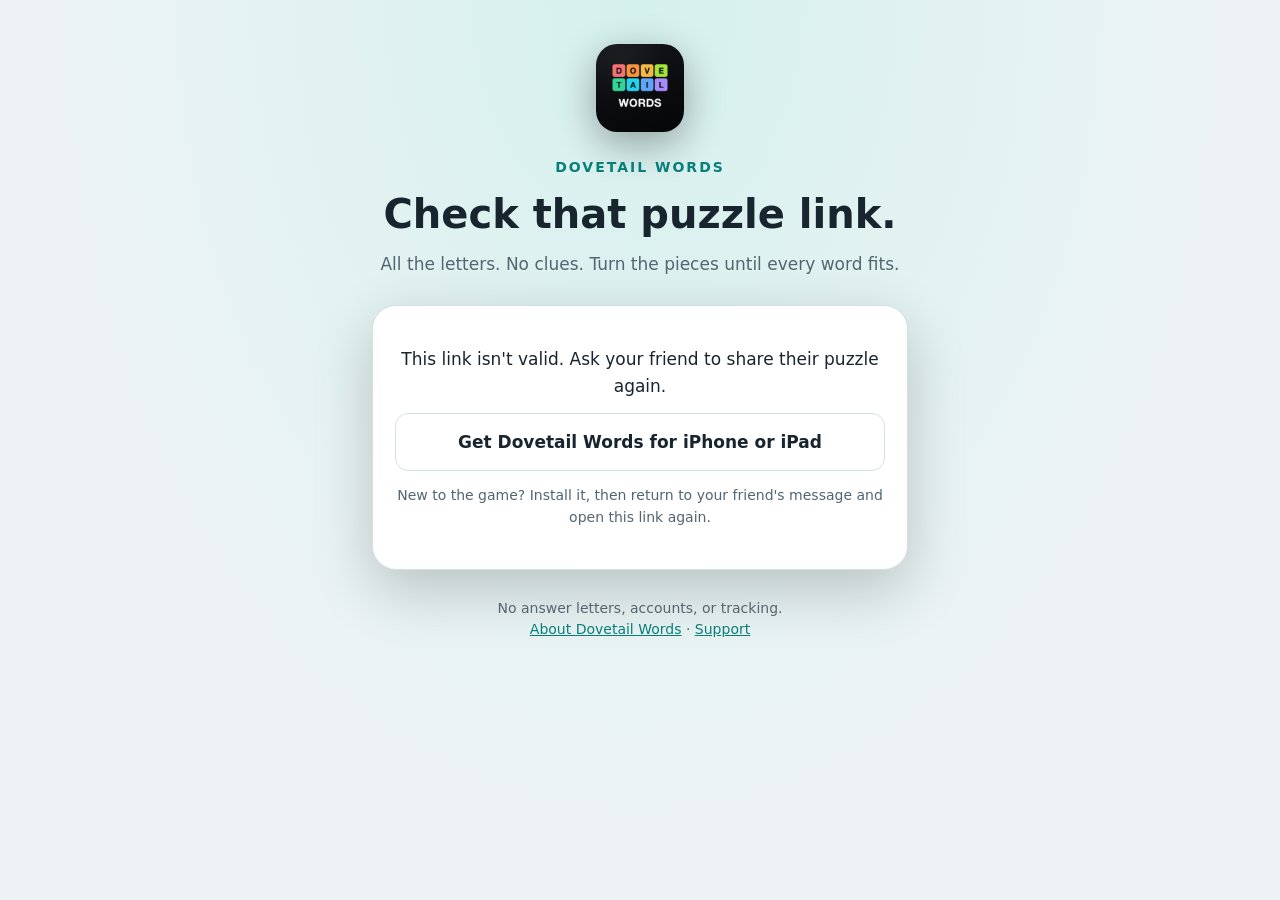
<file: dovetail-words/play/index.html>
<!doctype html>
<html lang="en">
<head>
  <meta charset="utf-8">
  <meta name="viewport" content="width=device-width,initial-scale=1">
  <meta name="color-scheme" content="dark light">
  <meta name="description" content="A friend has shared a Dovetail Words puzzle. Open it on your iPhone or iPad, without seeing the answer.">
  <meta property="og:title" content="Can you solve this Dovetail Words puzzle?">
  <meta property="og:description" content="All the letters. No clues. Open your friend's puzzle without seeing the answer.">
  <meta property="og:type" content="website">
  <meta property="og:image" content="https://mstanford01.github.io/app-icons/dovetail-words.png">
  <link rel="icon" href="../../app-icons/dovetail-words.png">
  <title>A puzzle for you | Dovetail Words</title>
  <style>
    :root { color-scheme: dark; --bg:#0b1018; --panel:#151d29; --ink:#f5f7fb; --muted:#a9b6c9; --line:#2b394b; --accent:#74e2db; }
    * { box-sizing:border-box; }
    body { margin:0; font:17px/1.55 -apple-system,BlinkMacSystemFont,system-ui,sans-serif; color:var(--ink); background:radial-gradient(ellipse at top,#193344,transparent 65%),var(--bg); min-height:100svh; }
    main { width:min(100%,580px); margin:auto; padding:44px 22px 64px; text-align:center; }
    .icon { width:88px; height:88px; border-radius:21px; box-shadow:0 12px 40px #0005; }
    .brand { margin:18px 0 7px; font-size:14px; font-weight:700; color:var(--accent); letter-spacing:2px; text-transform:uppercase; }
    h1 { font-size:clamp(30px,7vw,40px); line-height:1.15; margin:12px 0; }
    p { margin:14px 0; }
    .muted { color:var(--muted); }
    .card { margin-top:28px; padding:26px 22px; border:1px solid var(--line); background:var(--panel); border-radius:24px; box-shadow:0 20px 60px #0003; }
    a,button { touch-action:manipulation; }
    .button { display:block; width:100%; padding:15px 16px; margin:12px 0; min-height:50px; border-radius:13px; border:1px solid var(--line); background:transparent; color:var(--ink); font:inherit; font-weight:700; text-decoration:none; cursor:pointer; }
    .primary { background:var(--accent); color:#092325; border-color:var(--accent); }
    .small { font-size:14px; }
    .code { display:block; padding:14px 8px; margin:14px 0; border-radius:12px; background:#0a101a; color:var(--accent); font:600 clamp(12px,3vw,16px)/1.5 ui-monospace,monospace; overflow-wrap:anywhere; user-select:all; }
    .divider { border:0; border-top:1px solid var(--line); margin:24px 0; }
    footer { margin-top:28px; color:var(--muted); font-size:14px; }
    footer a { color:var(--accent); }
    [hidden] { display:none !important; }
    a:focus-visible,button:focus-visible { outline:3px solid #fff; outline-offset:4px; }
    @media(prefers-color-scheme:light) { :root { color-scheme:light; --bg:#edf3f5; --panel:#fff; --ink:#18252e; --muted:#536570; --line:#d4e0e5; --accent:#087e79; } body { background:radial-gradient(ellipse at top,#d5f1ed,transparent 65%),var(--bg); } .primary { color:white; } .code { background:#edf6f5; } }
  </style>
</head>
<body>
<main>
  <img class="icon" src="../../app-icons/dovetail-words.png" width="88" height="88" alt="Dovetail Words">
  <p class="brand">Dovetail Words</p>
  <h1 id="title">A puzzle for you.</h1>
  <p class="muted" id="intro">All the letters. No clues. Turn the pieces until every word fits.</p>
  <section class="card" aria-label="Open the shared puzzle">
    <div id="puzzle" hidden>
      <p id="detail"></p>
      <a class="button primary" id="open">Open in Dovetail Words</a>
      <p class="small muted">For iPhone and iPad. If nothing opens, update the app and try again.</p>
      <hr class="divider">
      <div id="codeSection">
        <p class="small muted">You can also enter this code in Puzzle Code on the home screen.</p>
        <code class="code" id="code"></code>
      </div>
      <button class="button" id="copy" type="button">Copy puzzle code</button>
      <p class="small muted" id="copyStatus" role="status" aria-live="polite"></p>
    </div>
    <p id="invalid" hidden>This link isn't valid. Ask your friend to share their puzzle again.</p>
    <noscript><p>Enable JavaScript to open this puzzle link. If your friend included a puzzle code, enter it in Puzzle Code on the app's home screen.</p></noscript>
    <a class="button" href="https://apps.apple.com/us/app/dovetail-words/id6802788538">Get Dovetail Words for iPhone or iPad</a>
    <p class="small muted">New to the game? Install it, then return to your friend's message and open this link again.</p>
  </section>
  <footer>No answer letters, accounts, or tracking.<br><a href="../">About Dovetail Words</a> · <a href="https://mstanford01.github.io/DovetailWords/dovetail-words/support/">Support</a></footer>
</main>
<script>
  'use strict';
  function canonicalCode(value) {
    if (typeof value !== 'string') return null;
    const code = value.toUpperCase();
    const match = /^DW([12])-([345])-([0-9A-F]{16})-([0-9A-F]{4})$/.exec(code);
    if (!match) return null;
    let hash = 0x811c9dc5;
    for (const ch of `${match[1]}-${match[2]}-${match[3]}`) hash = Math.imul(hash ^ ch.charCodeAt(0), 0x01000193) >>> 0;
    const checksum = (hash & 0xffff).toString(16).toUpperCase().padStart(4, '0');
    return checksum === match[4] ? code : null;
  }
  function validDailyDate(value) {
    if (typeof value !== 'string' || !/^\d{4}-\d{2}-\d{2}$/.test(value)) return false;
    const date = new Date(`${value}T00:00:00Z`);
    return !isNaN(date.getTime()) && date.toISOString().slice(0, 10) === value;
  }
  function parsePuzzleQuery(search) {
    const items = Array.from(new URLSearchParams(search).entries());
    if (items.length !== 1) return null;
    const [key, value] = items[0];
    if (key === 'code') { const code = canonicalCode(value); return code ? {key, value:code} : null; }
    if (key === 'daily' && validDailyDate(value)) return {key, value};
    return null;
  }
  const payload = location.href.length <= 512 && !location.hash ? parsePuzzleQuery(location.search) : null;
  const get = id => document.getElementById(id);
  if (!payload) {
    get('title').textContent = 'Check that puzzle link.';
    get('invalid').hidden = false;
  } else {
    get('puzzle').hidden = false;
    get('open').href = `dovetailwords://play?${new URLSearchParams([[payload.key, payload.value]])}`;
    const daily = payload.key === 'daily';
    get('title').textContent = daily ? 'Your Daily challenge.' : 'A puzzle for you.';
    get('detail').textContent = daily ? `Daily Puzzle · ${payload.value}. Daily links open only on that UTC day and can't replay a completed Daily.` : 'The same board your friend played, with no solution spoilers.';
    get('codeSection').hidden = daily;
    get('code').textContent = daily ? '' : payload.value;
    get('copy').textContent = daily ? 'Copy Daily link' : 'Copy puzzle code';
    get('copy').addEventListener('click', async () => {
      try {
        const text = daily ? `https://mstanford01.github.io/dovetail-words/play/?${new URLSearchParams([[payload.key, payload.value]])}` : payload.value;
        await navigator.clipboard.writeText(text);
        get('copyStatus').textContent = 'Copied.';
      } catch {
        get('copyStatus').textContent = daily ? 'Copy the link from your browser address bar.' : 'Press and hold the puzzle code to copy it.';
      }
    });
  }
</script>
</body>
</html>
</file>
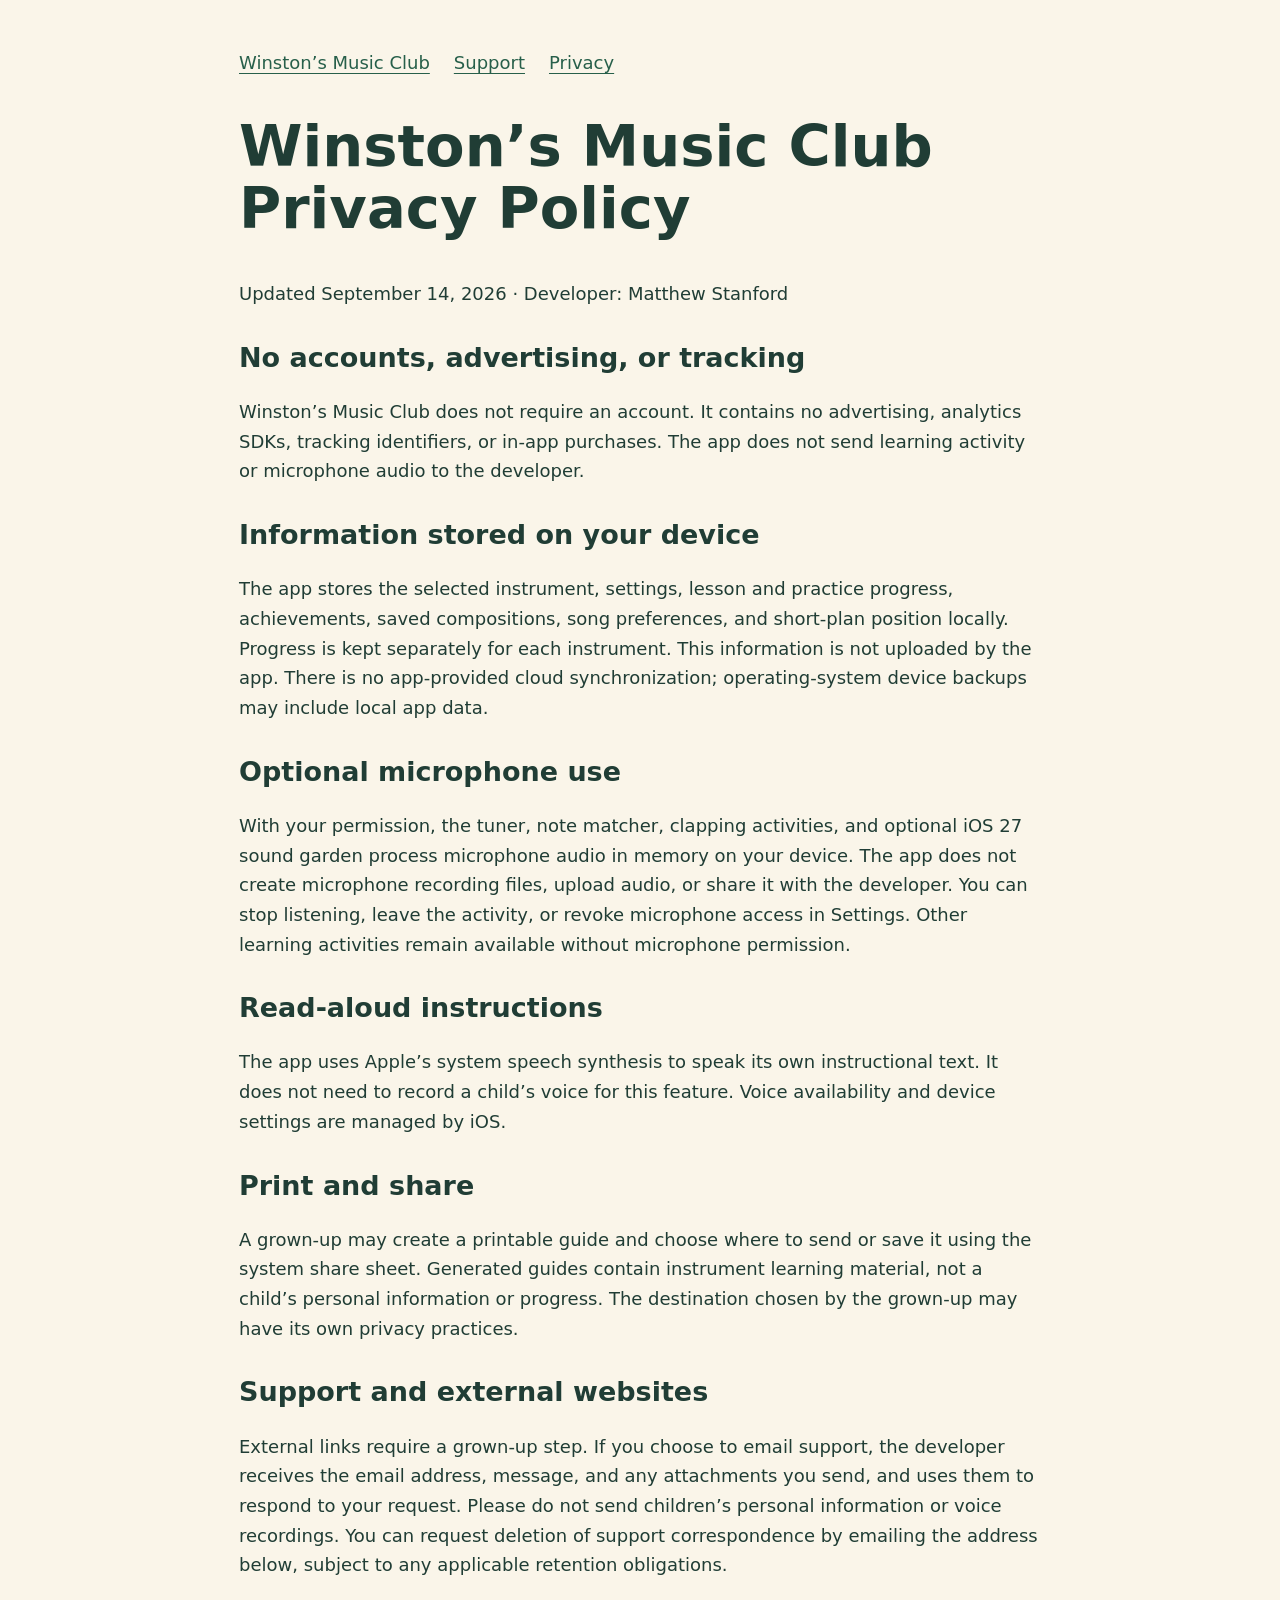
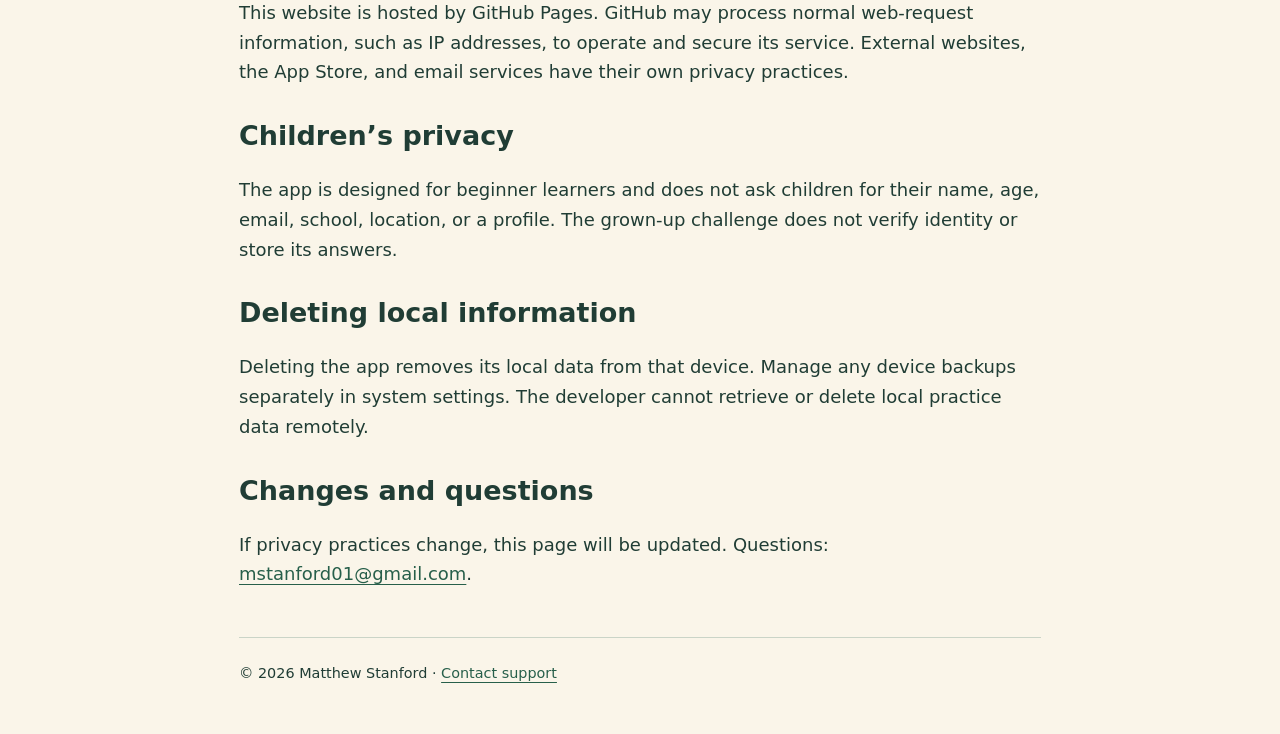
<file: winstons-music-club/privacy/index.html>
<!doctype html><html lang="en"><head><meta charset="utf-8"><meta name="viewport" content="width=device-width,initial-scale=1"><meta name="description" content="Winston’s Music Club: free, welcoming beginner instrument learning."><title>Privacy | Winston’s Music Club</title><style>*{box-sizing:border-box}body{margin:0;background:#faf5e9;color:#203d35;font:18px/1.65 system-ui,sans-serif}main{max-width:850px;margin:auto;padding:48px 24px}nav{display:flex;gap:24px;flex-wrap:wrap}a{color:#275f4a;text-underline-offset:4px}h1{font-size:clamp(2.2rem,6vw,3.6rem);line-height:1.08}h2{margin-top:2rem;line-height:1.25}.card{padding:28px;border-radius:24px;background:white;margin:24px 0}.tag{font-weight:700;color:#52685c}footer{margin-top:48px;border-top:1px solid #cad4c7;padding-top:24px;font-size:.9rem}a:focus-visible{outline:3px solid #b16a13;outline-offset:5px}.button{display:inline-block;padding:12px 20px;border-radius:14px;background:#e5eed8;font-weight:700}</style></head><body><main><nav aria-label="Site navigation"><a href="../index.html">Winston’s Music Club</a><a href="../support/">Support</a><a href="../privacy/">Privacy</a></nav><h1>Winston’s Music Club Privacy Policy</h1><p>Updated September 14, 2026 · Developer: Matthew Stanford</p><h2>No accounts, advertising, or tracking</h2><p>Winston’s Music Club does not require an account. It contains no advertising, analytics SDKs, tracking identifiers, or in-app purchases. The app does not send learning activity or microphone audio to the developer.</p><h2>Information stored on your device</h2><p>The app stores the selected instrument, settings, lesson and practice progress, achievements, saved compositions, song preferences, and short-plan position locally. Progress is kept separately for each instrument. This information is not uploaded by the app. There is no app-provided cloud synchronization; operating-system device backups may include local app data.</p><h2>Optional microphone use</h2><p>With your permission, the tuner, note matcher, clapping activities, and optional iOS 27 sound garden process microphone audio in memory on your device. The app does not create microphone recording files, upload audio, or share it with the developer. You can stop listening, leave the activity, or revoke microphone access in Settings. Other learning activities remain available without microphone permission.</p><h2>Read-aloud instructions</h2><p>The app uses Apple’s system speech synthesis to speak its own instructional text. It does not need to record a child’s voice for this feature. Voice availability and device settings are managed by iOS.</p><h2>Print and share</h2><p>A grown-up may create a printable guide and choose where to send or save it using the system share sheet. Generated guides contain instrument learning material, not a child’s personal information or progress. The destination chosen by the grown-up may have its own privacy practices.</p><h2>Support and external websites</h2><p>External links require a grown-up step. If you choose to email support, the developer receives the email address, message, and any attachments you send, and uses them to respond to your request. Please do not send children’s personal information or voice recordings. You can request deletion of support correspondence by emailing the address below, subject to any applicable retention obligations.</p><p>This website is hosted by GitHub Pages. GitHub may process normal web-request information, such as IP addresses, to operate and secure its service. External websites, the App Store, and email services have their own privacy practices.</p><h2>Children’s privacy</h2><p>The app is designed for beginner learners and does not ask children for their name, age, email, school, location, or a profile. The grown-up challenge does not verify identity or store its answers.</p><h2>Deleting local information</h2><p>Deleting the app removes its local data from that device. Manage any device backups separately in system settings. The developer cannot retrieve or delete local practice data remotely.</p><h2>Changes and questions</h2><p>If privacy practices change, this page will be updated. Questions: <a href="mailto:mstanford01@gmail.com">mstanford01@gmail.com</a>.</p><footer>© 2026 Matthew Stanford · <a href="mailto:mstanford01@gmail.com">Contact support</a></footer></main></body></html>
</file>
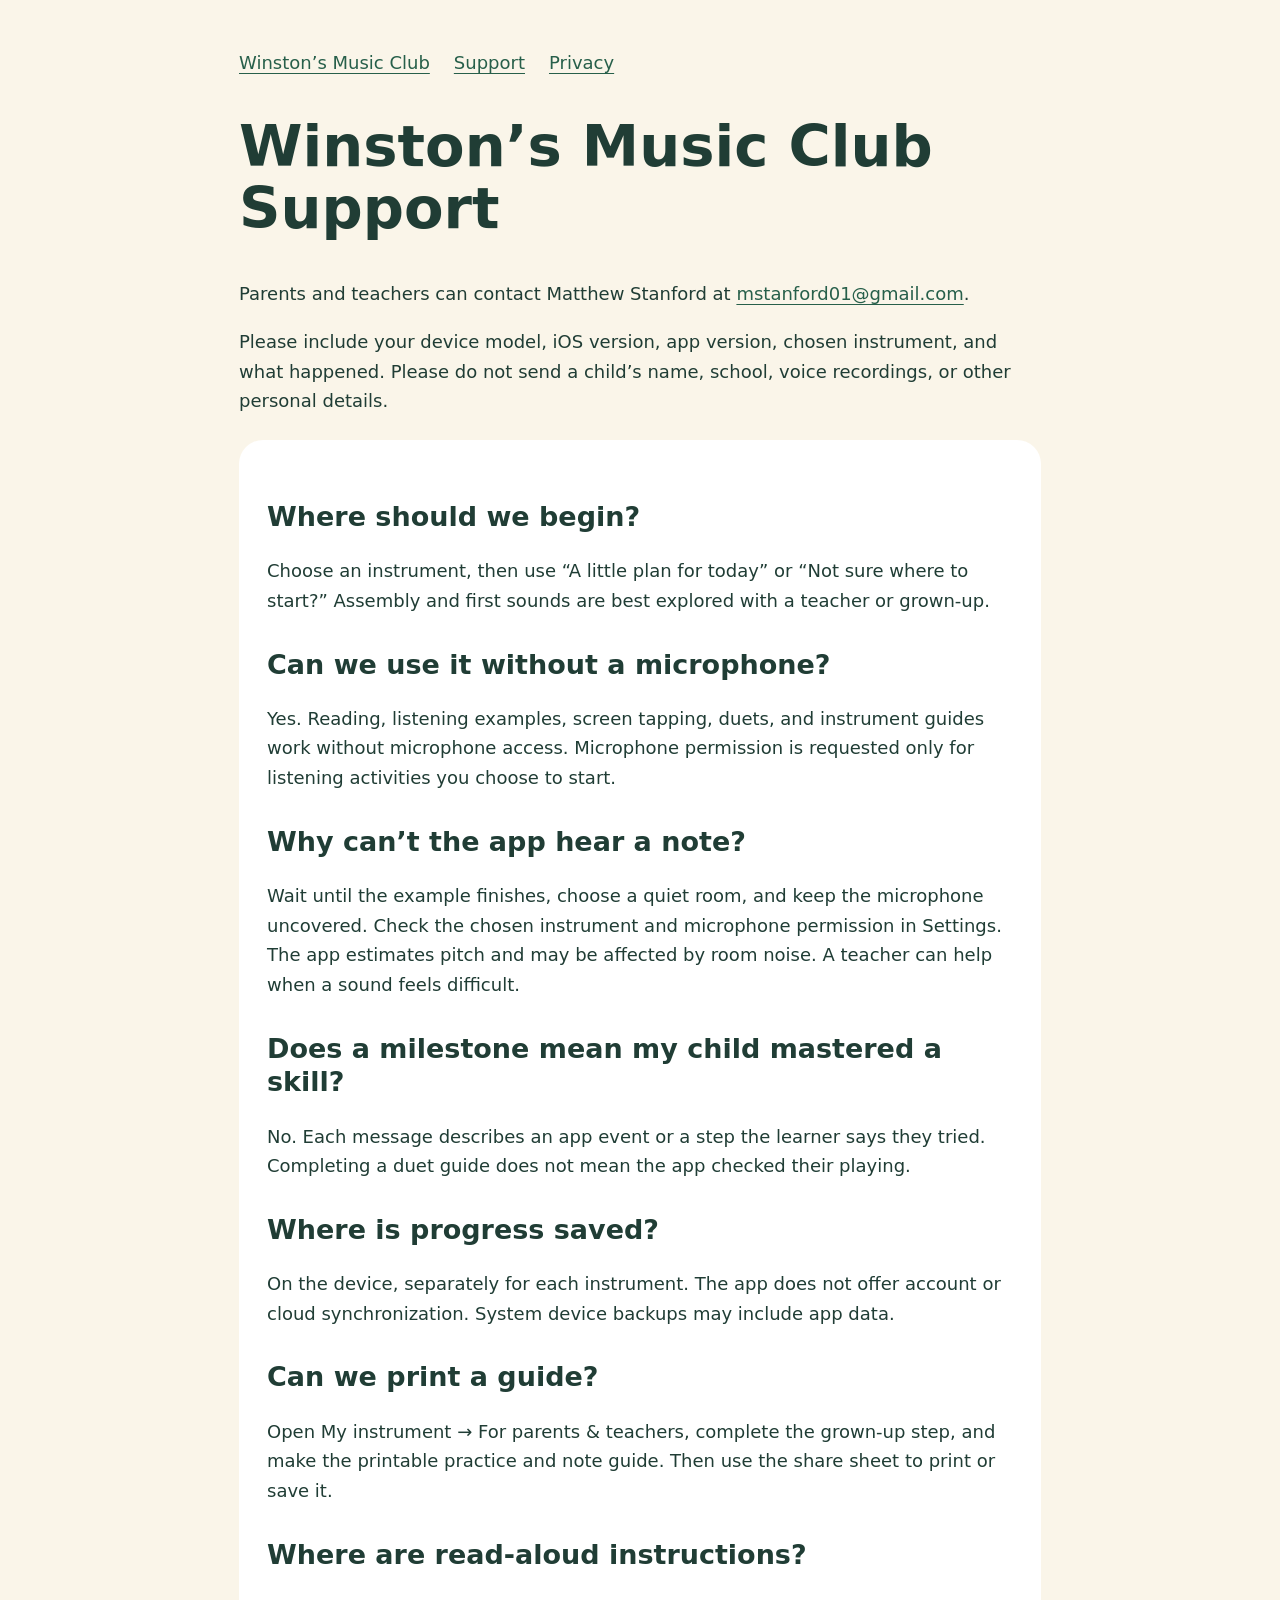
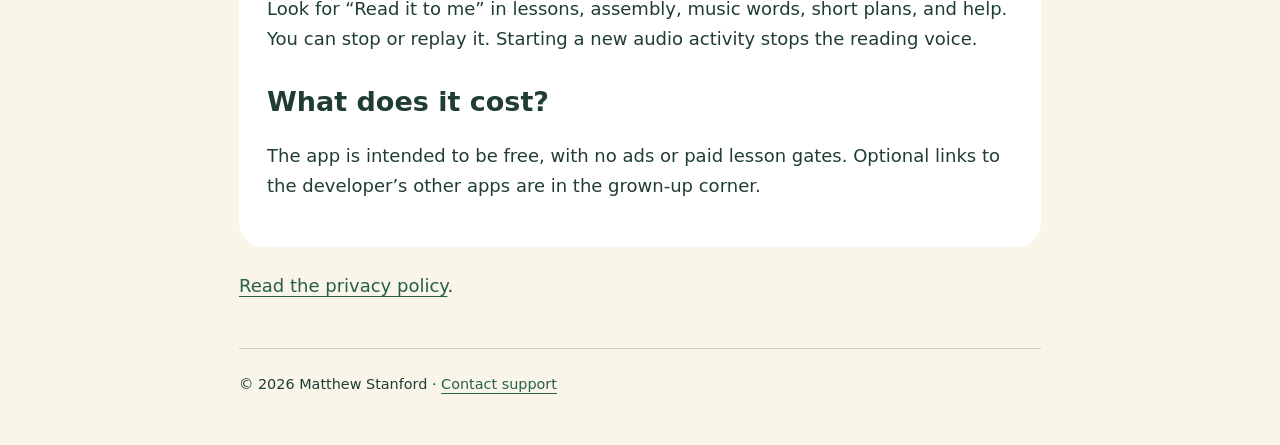
<file: winstons-music-club/support/index.html>
<!doctype html><html lang="en"><head><meta charset="utf-8"><meta name="viewport" content="width=device-width,initial-scale=1"><meta name="description" content="Winston’s Music Club: free, welcoming beginner instrument learning."><title>Support | Winston’s Music Club</title><style>*{box-sizing:border-box}body{margin:0;background:#faf5e9;color:#203d35;font:18px/1.65 system-ui,sans-serif}main{max-width:850px;margin:auto;padding:48px 24px}nav{display:flex;gap:24px;flex-wrap:wrap}a{color:#275f4a;text-underline-offset:4px}h1{font-size:clamp(2.2rem,6vw,3.6rem);line-height:1.08}h2{margin-top:2rem;line-height:1.25}.card{padding:28px;border-radius:24px;background:white;margin:24px 0}.tag{font-weight:700;color:#52685c}footer{margin-top:48px;border-top:1px solid #cad4c7;padding-top:24px;font-size:.9rem}a:focus-visible{outline:3px solid #b16a13;outline-offset:5px}.button{display:inline-block;padding:12px 20px;border-radius:14px;background:#e5eed8;font-weight:700}</style></head><body><main><nav aria-label="Site navigation"><a href="../index.html">Winston’s Music Club</a><a href="../support/">Support</a><a href="../privacy/">Privacy</a></nav><h1>Winston’s Music Club Support</h1><p>Parents and teachers can contact Matthew Stanford at <a href="mailto:mstanford01@gmail.com?subject=Winston%27s%20Music%20Club%20Support">mstanford01@gmail.com</a>.</p><p>Please include your device model, iOS version, app version, chosen instrument, and what happened. Please do not send a child’s name, school, voice recordings, or other personal details.</p><div class="card"><h2>Where should we begin?</h2><p>Choose an instrument, then use “A little plan for today” or “Not sure where to start?” Assembly and first sounds are best explored with a teacher or grown-up.</p><h2>Can we use it without a microphone?</h2><p>Yes. Reading, listening examples, screen tapping, duets, and instrument guides work without microphone access. Microphone permission is requested only for listening activities you choose to start.</p><h2>Why can’t the app hear a note?</h2><p>Wait until the example finishes, choose a quiet room, and keep the microphone uncovered. Check the chosen instrument and microphone permission in Settings. The app estimates pitch and may be affected by room noise. A teacher can help when a sound feels difficult.</p><h2>Does a milestone mean my child mastered a skill?</h2><p>No. Each message describes an app event or a step the learner says they tried. Completing a duet guide does not mean the app checked their playing.</p><h2>Where is progress saved?</h2><p>On the device, separately for each instrument. The app does not offer account or cloud synchronization. System device backups may include app data.</p><h2>Can we print a guide?</h2><p>Open My instrument → For parents & teachers, complete the grown-up step, and make the printable practice and note guide. Then use the share sheet to print or save it.</p><h2>Where are read-aloud instructions?</h2><p>Look for “Read it to me” in lessons, assembly, music words, short plans, and help. You can stop or replay it. Starting a new audio activity stops the reading voice.</p><h2>What does it cost?</h2><p>The app is intended to be free, with no ads or paid lesson gates. Optional links to the developer’s other apps are in the grown-up corner.</p></div><p><a href="../privacy/">Read the privacy policy</a>.</p><footer>© 2026 Matthew Stanford · <a href="mailto:mstanford01@gmail.com">Contact support</a></footer></main></body></html>
</file>
<file: product.css>
:root{--ink:#171713;--paper:#f4f0e8;--cream:#fffaf0;--line:rgba(23,23,19,.16);--muted:#69685e;--accent:#e76825;--accent-dark:#87350f}
*{box-sizing:border-box}html{scroll-behavior:smooth}body{margin:0;background:var(--paper);color:var(--ink);font-family:-apple-system,BlinkMacSystemFont,"Segoe UI",sans-serif;text-rendering:optimizeLegibility}a{color:inherit}
.site-header{width:min(1180px,calc(100% - 48px));margin:0 auto;min-height:84px;display:flex;align-items:center;justify-content:space-between;border-bottom:1px solid var(--line)}
.home-link,.contact-link{font-size:.82rem;font-weight:750;letter-spacing:.07em;text-transform:uppercase;text-decoration:none}.home-link{display:inline-flex;align-items:center;gap:10px}.home-dot{width:11px;height:11px;border-radius:50%;background:var(--accent)}.contact-link{border-bottom:1px solid currentColor;padding-bottom:3px}
.hero{width:min(1180px,calc(100% - 48px));margin:0 auto;padding:clamp(58px,9vw,110px) 0;display:grid;grid-template-columns:minmax(230px,380px) 1fr;gap:clamp(48px,8vw,110px);align-items:center}
.icon-stage{min-height:430px;display:grid;place-items:center;border-radius:40px;background:var(--accent-dark);position:relative;overflow:hidden}.app-icon{position:relative;z-index:1;width:min(68%,270px);height:auto;border-radius:22.5%;box-shadow:0 28px 60px rgba(0,0,0,.34)}
.eyebrow{margin:0 0 18px;color:var(--muted);font-size:.78rem;font-weight:800;letter-spacing:.14em;text-transform:uppercase}.hero h1{margin:0;font-family:Georgia,"Times New Roman",serif;font-size:clamp(4rem,8vw,7.4rem);font-weight:500;line-height:.88;letter-spacing:-.045em}.tagline{margin:26px 0 0;font-size:clamp(1.25rem,2vw,1.65rem);font-weight:750}.description{max-width:680px;margin:24px 0 0;color:var(--muted);font-size:1.12rem;line-height:1.72}
.actions{display:flex;flex-wrap:wrap;gap:12px;margin-top:34px}.button{display:inline-flex;align-items:center;justify-content:center;min-height:48px;padding:0 19px;border-radius:999px;text-decoration:none;font-weight:750}.button.primary{background:var(--ink);color:#fff}.button.secondary{border:1px solid var(--line);background:rgba(255,255,255,.5)}.button:focus-visible,.text-link:focus-visible{outline:3px solid var(--accent);outline-offset:4px}
.feature-band{border-top:1px solid var(--line);border-bottom:1px solid var(--line);background:var(--cream)}.features{width:min(1180px,calc(100% - 48px));margin:0 auto;padding:clamp(58px,8vw,92px) 0}.section-label{margin:0;color:var(--muted);font-size:.78rem;font-weight:800;letter-spacing:.14em;text-transform:uppercase}.features h2,.screenshots h2{max-width:820px;margin:16px 0 0;font-family:Georgia,"Times New Roman",serif;font-size:clamp(2.2rem,4vw,3.6rem);font-weight:500;line-height:1;letter-spacing:-.03em}.feature-grid{display:grid;grid-template-columns:1fr 1fr;gap:18px;margin-top:38px}.feature{padding:24px;border:1px solid var(--line);border-radius:22px;background:var(--paper)}.feature h3{margin:0;font-size:1.04rem}.feature p{margin:10px 0 0;color:var(--muted);line-height:1.55}
.screenshots{width:min(1180px,calc(100% - 48px));margin:0 auto;padding:clamp(70px,10vw,120px) 0}.screenshot-intro{display:flex;align-items:end;justify-content:space-between;gap:30px}.screenshot-intro p:last-child{max-width:410px;margin:0;color:var(--muted);line-height:1.6}.gallery{display:grid;grid-auto-flow:column;grid-auto-columns:minmax(210px,28%);gap:18px;margin-top:44px;padding:6px 6px 24px;overflow-x:auto;overscroll-behavior-inline:contain;scroll-snap-type:inline mandatory}.gallery img{display:block;width:100%;height:auto;border-radius:22px;box-shadow:0 12px 34px rgba(0,0,0,.17);scroll-snap-align:start}
.info-footer{border-top:1px solid var(--line);background:var(--ink);color:#fff}.footer-inner{width:min(1180px,calc(100% - 48px));margin:0 auto;padding:54px 0;display:grid;grid-template-columns:1fr auto;gap:30px;align-items:center}.footer-inner p{margin:0;color:rgba(255,255,255,.68);line-height:1.6}.footer-links{display:flex;flex-wrap:wrap;gap:24px}.footer-links a{font-weight:750;text-underline-offset:5px}
@media(max-width:800px){.site-header,.hero,.features,.screenshots,.footer-inner{width:min(100% - 32px,1180px)}.hero{grid-template-columns:1fr;gap:42px;padding-top:44px}.icon-stage{min-height:340px}.app-icon{width:min(58vw,240px)}.feature-grid{grid-template-columns:1fr}.screenshot-intro{display:block}.screenshot-intro p:last-child{margin-top:24px}.gallery{grid-auto-columns:minmax(220px,76%)}.footer-inner{grid-template-columns:1fr}.footer-links{gap:18px}}
@media(prefers-reduced-motion:reduce){html{scroll-behavior:auto}}
</file>
